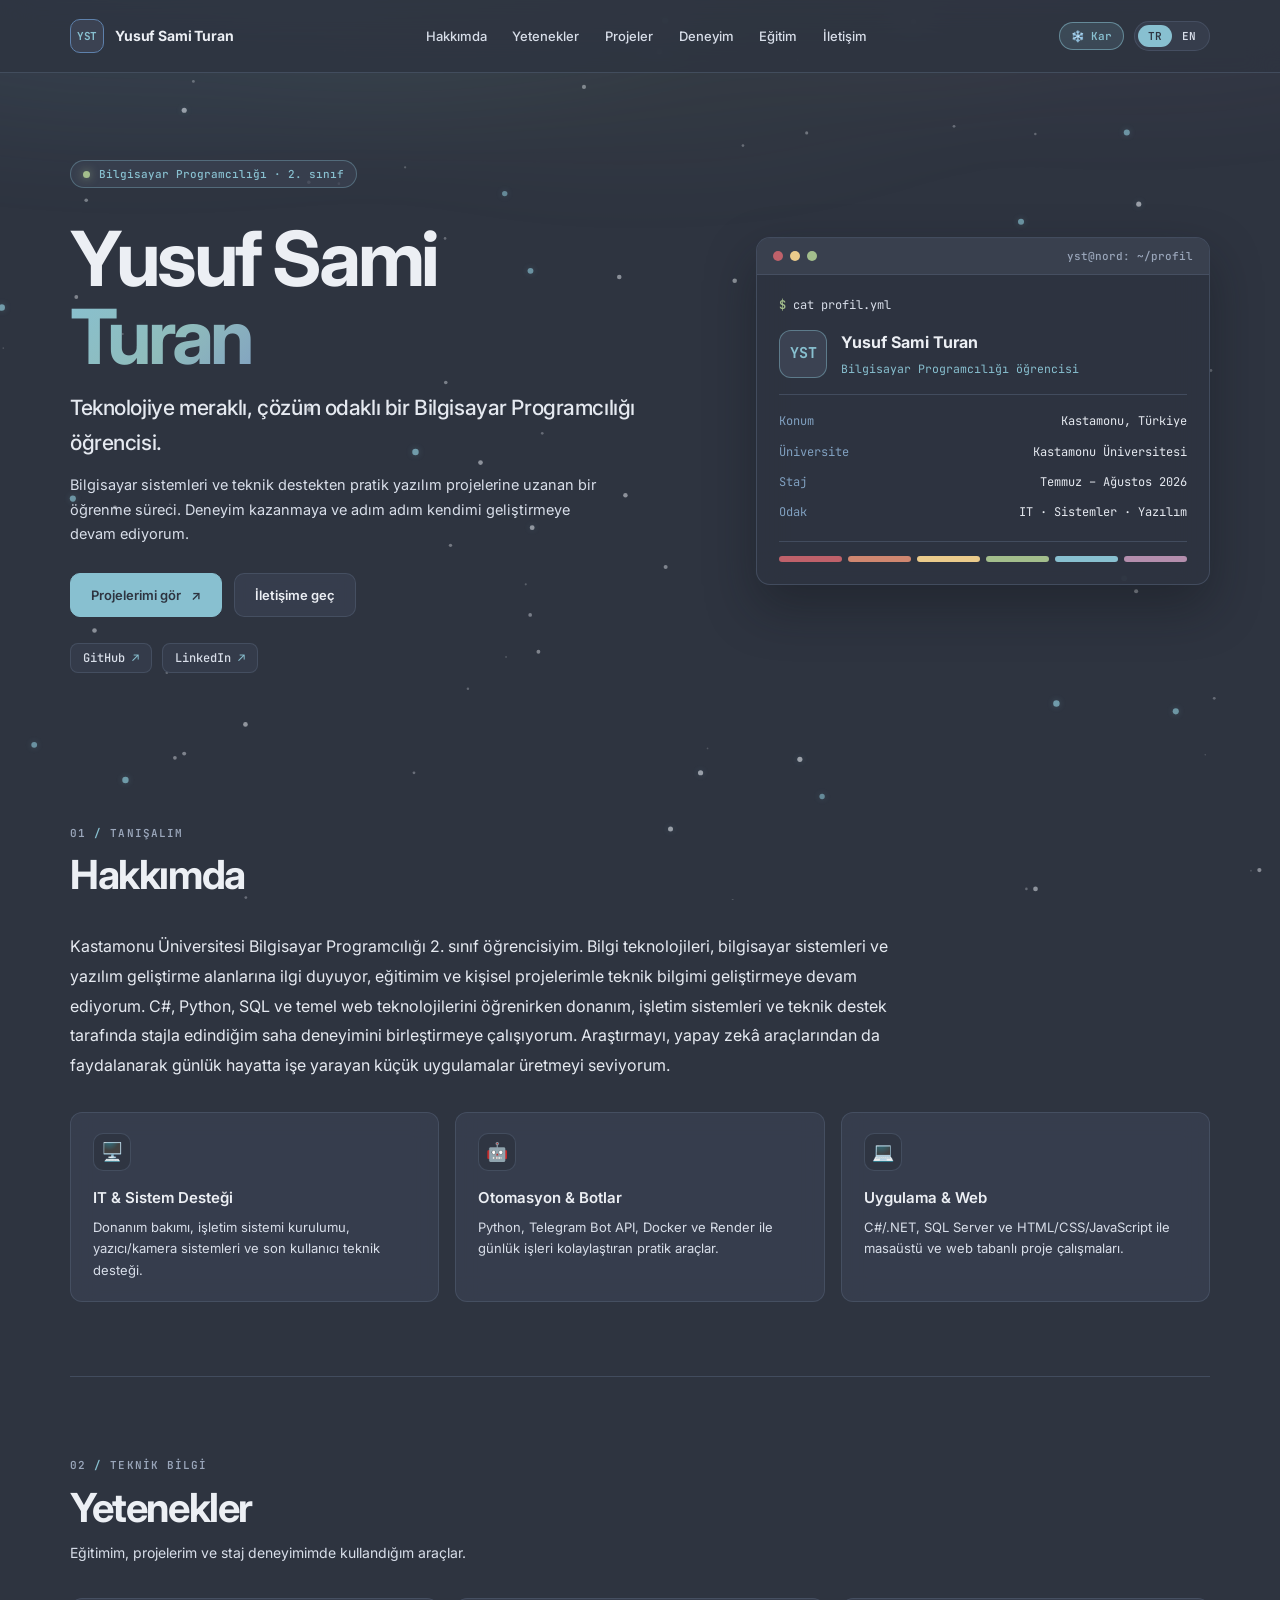
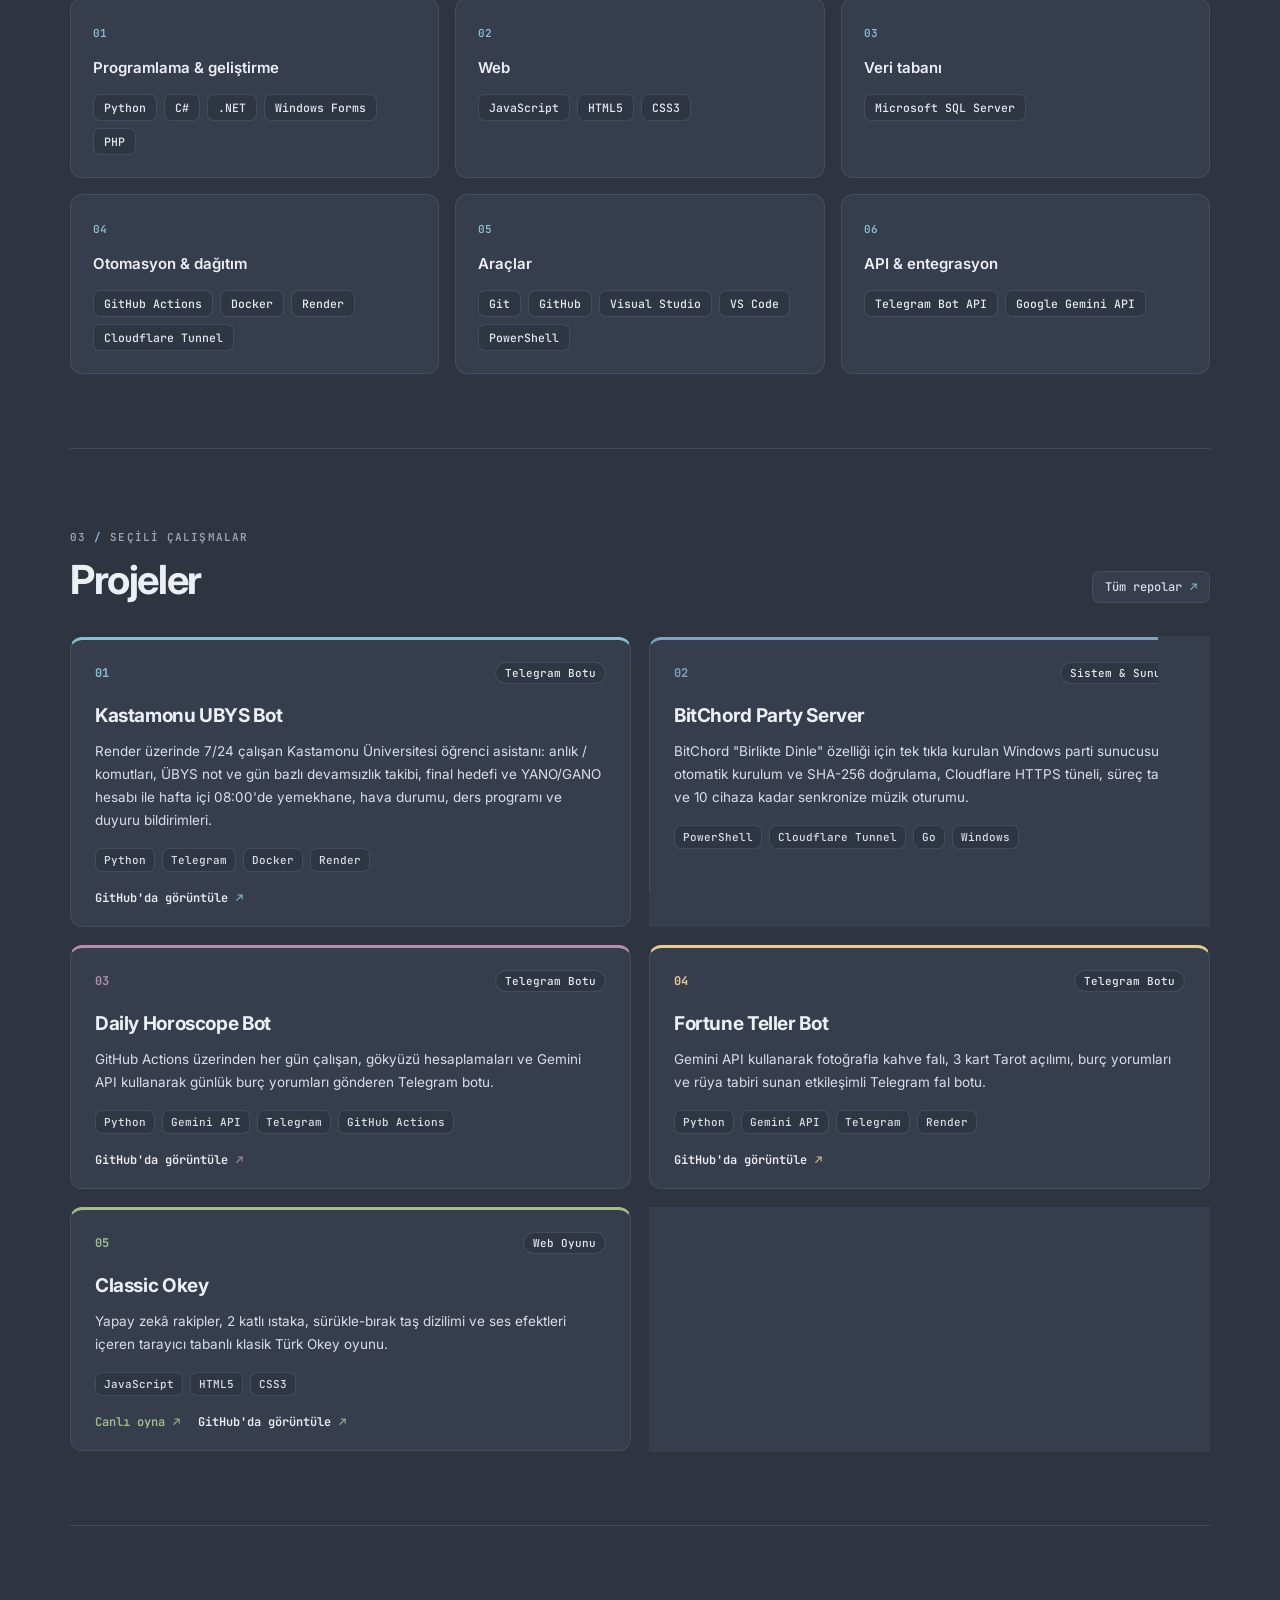
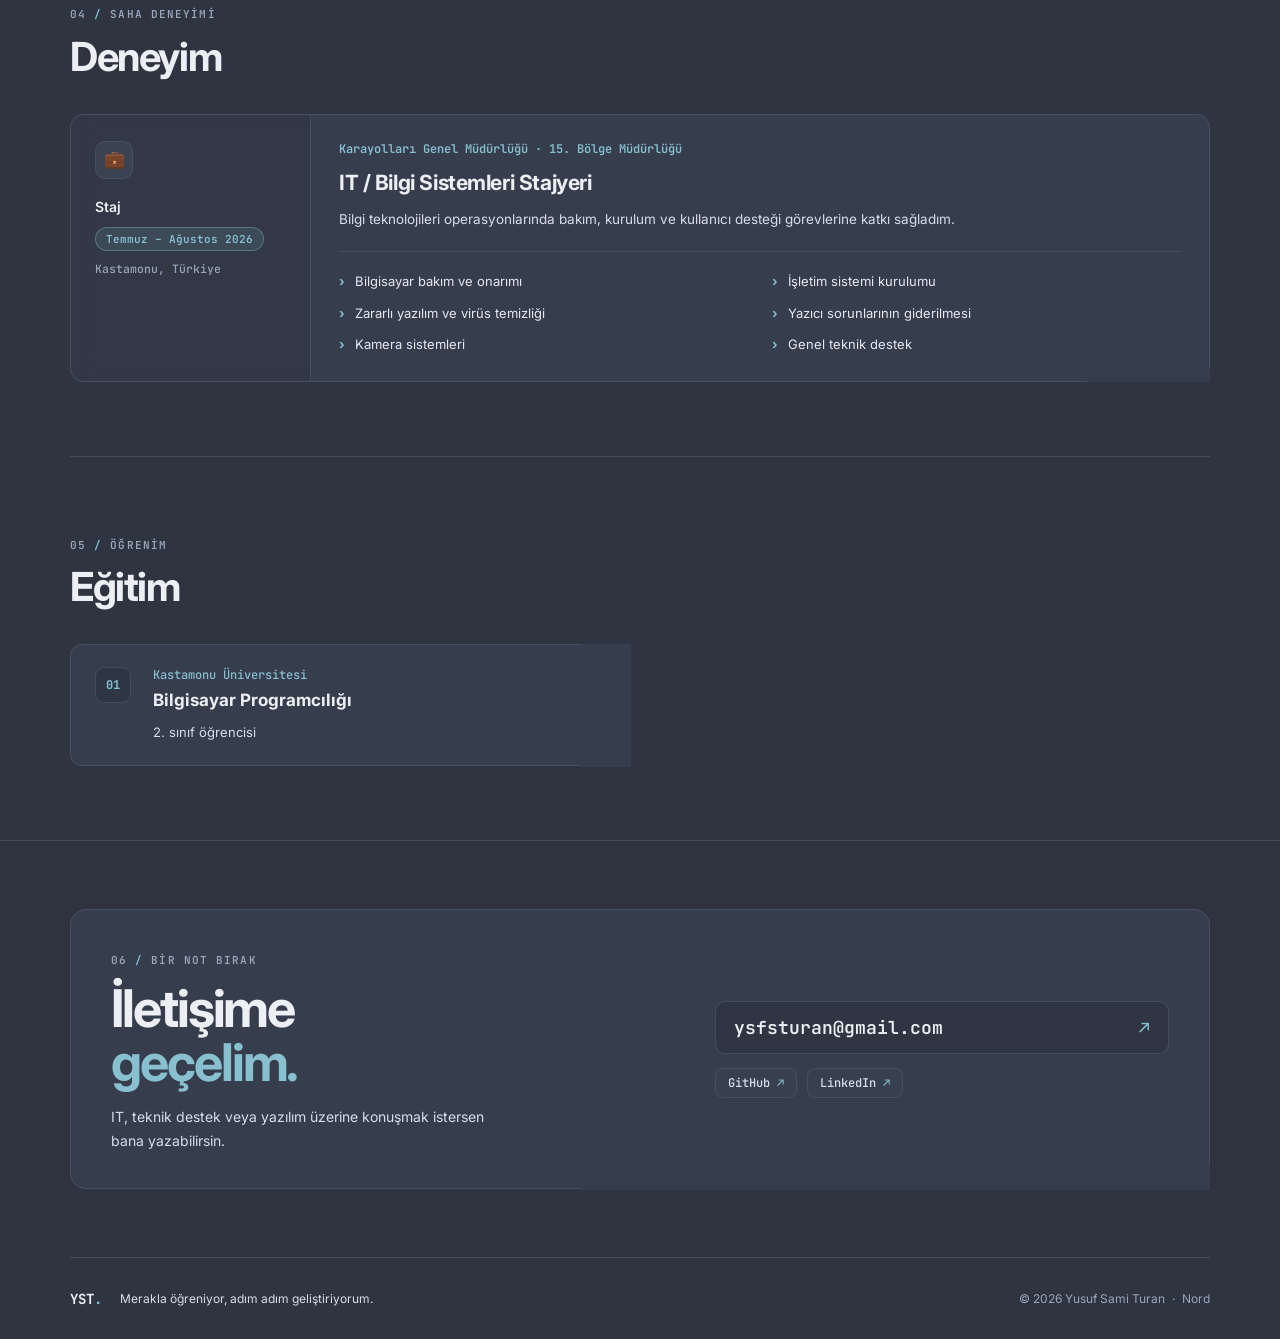
<file: index.html>
<!doctype html>
<html lang="tr">
  <head>
    <meta charset="utf-8" />
    <meta name="viewport" content="width=device-width, initial-scale=1" />
    <meta name="theme-color" content="#2E3440" />
    <meta name="description" content="Yusuf Sami Turan — Kastamonu Üniversitesi Bilgisayar Programcılığı öğrencisi. IT, teknik destek ve yazılım projeleri." />
    <meta property="og:type" content="website" />
    <meta property="og:title" content="Yusuf Sami Turan — IT & Yazılım" />
    <meta property="og:description" content="Bilgi teknolojileri, teknik destek ve yazılım geliştirme alanlarına ilgi duyan Bilgisayar Programcılığı öğrencisi." />
    <meta property="og:url" content="https://ysfsturan.github.io/" />
    <meta property="og:locale" content="tr_TR" />
    <meta property="og:locale:alternate" content="en_US" />
    <meta name="author" content="Yusuf Sami Turan" />
    <link rel="canonical" href="https://ysfsturan.github.io/" />
    <link rel="icon" href="favicon.svg" type="image/svg+xml" />
    <link rel="preconnect" href="https://fonts.googleapis.com" />
    <link rel="preconnect" href="https://fonts.gstatic.com" crossorigin />
    <link href="https://fonts.googleapis.com/css2?family=Inter:wght@400;500;600;700&family=JetBrains+Mono:wght@400;500;600;700&display=swap" rel="stylesheet" />
    <link rel="stylesheet" href="styles.css" />
    <title>Yusuf Sami Turan — IT &amp; Yazılım</title>
  </head>
  <body>
    <canvas id="snow-canvas" aria-hidden="true"></canvas>
    <div class="aurora-glow" aria-hidden="true"></div>
    <a class="skip-link" href="#main" data-i18n="skip">İçeriğe geç</a>

    <header class="site-header">
      <div class="header-inner wrap">
        <a class="brand" href="#top" aria-label="Yusuf Sami Turan — ana sayfa" data-i18n-aria="brandHome">
          <span class="brand-mark" aria-hidden="true">YST</span>
          <span class="brand-name">Yusuf Sami Turan</span>
        </a>
        <nav class="main-nav" aria-label="Ana menü" data-i18n-aria="navLabel">
          <a href="#about" data-i18n="navAbout">Hakkımda</a>
          <a href="#skills" data-i18n="navSkills">Yetenekler</a>
          <a href="#projects" data-i18n="navProjects">Projeler</a>
          <a href="#experience" data-i18n="navExperience">Deneyim</a>
          <a href="#education" data-i18n="navEducation">Eğitim</a>
          <a href="#contact" data-i18n="navContact">İletişim</a>
        </nav>
        <div class="header-controls">
          <button type="button" id="snow-toggle" class="snow-toggle is-active" aria-pressed="true" data-i18n-aria="snowToggleLabel">
            <span aria-hidden="true">❄️</span>
            <span data-i18n="snowLabel">Kar</span>
          </button>
          <div class="language-switch" role="group" aria-label="Dil seçimi" data-i18n-aria="languageLabel">
            <button type="button" class="language-button is-active" data-lang="tr" aria-pressed="true">TR</button>
            <button type="button" class="language-button" data-lang="en" aria-pressed="false">EN</button>
          </div>
        </div>
      </div>
    </header>

    <main id="main">
      <section class="hero wrap" id="top" aria-labelledby="hero-title">
        <div class="hero-copy">
          <p class="hero-badge"><span class="hero-badge-dot" aria-hidden="true"></span><span data-i18n="heroEyebrow">Bilgisayar Programcılığı · 2. sınıf</span></p>
          <h1 id="hero-title">Yusuf Sami<br /><span>Turan</span></h1>
          <p class="hero-lead" data-i18n="heroLead">Teknolojiye meraklı, çözüm odaklı bir Bilgisayar Programcılığı öğrencisi.</p>
          <p class="hero-description" data-i18n="heroDescription">Bilgisayar sistemleri ve teknik destekten pratik yazılım projelerine uzanan bir öğrenme süreci. Deneyim kazanmaya ve adım adım kendimi geliştirmeye devam ediyorum.</p>
          <div class="hero-actions">
            <a class="button button-primary" href="#projects"><span data-i18n="heroProjects">Projelerimi gör</span><span aria-hidden="true">↗</span></a>
            <a class="button button-secondary" href="#contact" data-i18n="heroContact">İletişime geç</a>
          </div>
          <div class="hero-socials" aria-label="Sosyal profiller" data-i18n-aria="socialLabel">
            <a class="social-pill" href="https://github.com/ysfsturan" target="_blank" rel="noopener noreferrer">GitHub <span aria-hidden="true">↗</span></a>
            <a class="social-pill" href="https://www.linkedin.com/in/yusufsamituran/" target="_blank" rel="noopener noreferrer">LinkedIn <span aria-hidden="true">↗</span></a>
          </div>
        </div>

        <aside class="terminal-card" aria-label="Profil özeti" data-i18n-aria="profileLabel">
          <div class="terminal-bar">
            <div class="terminal-dots" aria-hidden="true"><i></i><i></i><i></i></div>
            <span class="terminal-title">yst@nord: ~/profil</span>
          </div>
          <div class="terminal-body">
            <p class="terminal-cmd"><span>$</span> cat profil.yml</p>
            <div class="terminal-header-block">
              <div class="terminal-avatar" aria-hidden="true">YST</div>
              <div>
                <p class="terminal-name">Yusuf Sami Turan</p>
                <p class="terminal-role" data-i18n="profileRole">Bilgisayar Programcılığı öğrencisi</p>
              </div>
            </div>
            <dl class="terminal-facts">
              <div><dt data-i18n="profileLocationLabel">Konum</dt><dd data-i18n="profileLocation">Kastamonu, Türkiye</dd></div>
              <div><dt data-i18n="profileStudyLabel">Üniversite</dt><dd data-i18n="profileStudy">Kastamonu Üniversitesi</dd></div>
              <div><dt data-i18n="profileInternLabel">Staj</dt><dd data-i18n="profileIntern">Temmuz – Ağustos 2026</dd></div>
              <div><dt data-i18n="profileFocusLabel">Odak</dt><dd data-i18n="profileFocus">IT · Sistemler · Yazılım</dd></div>
            </dl>
            <div class="nord-swatches" aria-hidden="true">
              <span style="background: var(--nord11)"></span>
              <span style="background: var(--nord12)"></span>
              <span style="background: var(--nord13)"></span>
              <span style="background: var(--nord14)"></span>
              <span style="background: var(--nord8)"></span>
              <span style="background: var(--nord15)"></span>
            </div>
          </div>
        </aside>
      </section>

      <section class="section wrap" id="about" aria-labelledby="about-title">
        <div class="section-heading">
          <p class="section-kicker">01 <span>/</span> <span data-i18n="aboutKicker">Tanışalım</span></p>
          <h2 id="about-title" data-i18n="aboutTitle">Hakkımda</h2>
        </div>
        <p class="about-copy" data-i18n="aboutText">Kastamonu Üniversitesi Bilgisayar Programcılığı 2. sınıf öğrencisiyim. Bilgi teknolojileri, bilgisayar sistemleri ve yazılım geliştirme alanlarına ilgi duyuyor, eğitimim ve kişisel projelerimle teknik bilgimi geliştirmeye devam ediyorum. C#, Python, SQL ve temel web teknolojilerini öğrenirken donanım, işletim sistemleri ve teknik destek tarafında stajla edindiğim saha deneyimini birleştirmeye çalışıyorum. Araştırmayı, yapay zekâ araçlarından da faydalanarak günlük hayatta işe yarayan küçük uygulamalar üretmeyi seviyorum.</p>
        <div class="focus-grid">
          <article class="focus-card reveal">
            <span class="focus-icon" aria-hidden="true">🖥️</span>
            <h3 data-i18n="focusItTitle">IT &amp; Sistem Desteği</h3>
            <p data-i18n="focusItDesc">Donanım bakımı, işletim sistemi kurulumu, yazıcı/kamera sistemleri ve son kullanıcı teknik desteği.</p>
          </article>
          <article class="focus-card reveal">
            <span class="focus-icon" aria-hidden="true">🤖</span>
            <h3 data-i18n="focusBotTitle">Otomasyon &amp; Botlar</h3>
            <p data-i18n="focusBotDesc">Python, Telegram Bot API, Docker ve Render ile günlük işleri kolaylaştıran pratik araçlar.</p>
          </article>
          <article class="focus-card reveal">
            <span class="focus-icon" aria-hidden="true">💻</span>
            <h3 data-i18n="focusWebTitle">Uygulama &amp; Web</h3>
            <p data-i18n="focusWebDesc">C#/.NET, SQL Server ve HTML/CSS/JavaScript ile masaüstü ve web tabanlı proje çalışmaları.</p>
          </article>
        </div>
      </section>

      <section class="section section-bordered wrap" id="skills" aria-labelledby="skills-title">
        <div class="section-heading">
          <p class="section-kicker">02 <span>/</span> <span data-i18n="skillsKicker">Teknik bilgi</span></p>
          <h2 id="skills-title" data-i18n="skillsTitle">Yetenekler</h2>
          <p class="section-intro" data-i18n="skillsIntro">Eğitimim, projelerim ve staj deneyimimde kullandığım araçlar.</p>
        </div>
        <div class="skills-grid">
          <article class="skill-group reveal"><span class="skill-number">01</span><h3 data-i18n="skillProgramming">Programlama &amp; geliştirme</h3><ul class="tag-list"><li>Python</li><li>C#</li><li>.NET</li><li>Windows Forms</li><li>PHP</li></ul></article>
          <article class="skill-group reveal"><span class="skill-number">02</span><h3 data-i18n="skillWeb">Web</h3><ul class="tag-list"><li>JavaScript</li><li>HTML5</li><li>CSS3</li></ul></article>
          <article class="skill-group reveal"><span class="skill-number">03</span><h3 data-i18n="skillData">Veri tabanı</h3><ul class="tag-list"><li>Microsoft SQL Server</li></ul></article>
          <article class="skill-group reveal"><span class="skill-number">04</span><h3 data-i18n="skillCloud">Otomasyon &amp; dağıtım</h3><ul class="tag-list"><li>GitHub Actions</li><li>Docker</li><li>Render</li><li>Cloudflare Tunnel</li></ul></article>
          <article class="skill-group reveal"><span class="skill-number">05</span><h3 data-i18n="skillTools">Araçlar</h3><ul class="tag-list"><li>Git</li><li>GitHub</li><li>Visual Studio</li><li>VS Code</li><li>PowerShell</li></ul></article>
          <article class="skill-group reveal"><span class="skill-number">06</span><h3 data-i18n="skillApis">API &amp; entegrasyon</h3><ul class="tag-list"><li>Telegram Bot API</li><li>Google Gemini API</li></ul></article>
        </div>
      </section>

      <section class="section section-bordered wrap" id="projects" aria-labelledby="projects-title">
        <div class="section-heading section-heading-row">
          <div>
            <p class="section-kicker">03 <span>/</span> <span data-i18n="projectsKicker">Seçili çalışmalar</span></p>
            <h2 id="projects-title" data-i18n="projectsTitle">Projeler</h2>
          </div>
          <a class="text-link" href="https://github.com/ysfsturan?tab=repositories" target="_blank" rel="noopener noreferrer"><span data-i18n="allProjects">Tüm repolar</span><span aria-hidden="true">↗</span></a>
        </div>
        <div class="projects-grid">
          <article class="project-card accent-frost reveal">
            <div class="project-meta"><span class="project-index">01</span><span class="project-category" data-i18n="catBot">Telegram Botu</span></div>
            <h3>Kastamonu UBYS Bot</h3>
            <p data-i18n="projectUbys">Render üzerinde 7/24 çalışan Kastamonu Üniversitesi öğrenci asistanı: anlık / komutları, ÜBYS not ve gün bazlı devamsızlık takibi, final hedefi ve YANO/GANO hesabı ile hafta içi 08:00'de yemekhane, hava durumu, ders programı ve duyuru bildirimleri.</p>
            <ul class="project-tags" aria-label="Teknolojiler" data-i18n-aria="techLabel"><li>Python</li><li>Telegram</li><li>Docker</li><li>Render</li></ul>
            <a class="project-link" href="https://github.com/ysfsturan/Kastamonu_UBYS_Bot" target="_blank" rel="noopener noreferrer"><span data-i18n="viewProject">GitHub'da görüntüle</span><span aria-hidden="true">↗</span><span class="visually-hidden"> — Kastamonu UBYS Bot</span></a>
          </article>
          <article class="project-card accent-blue reveal">
            <div class="project-meta"><span class="project-index">02</span><span class="project-category" data-i18n="catSystem">Sistem &amp; Sunucu</span></div>
            <h3>BitChord Party Server</h3>
            <p data-i18n="projectBitchord">BitChord "Birlikte Dinle" özelliği için tek tıkla kurulan Windows parti sunucusu: otomatik kurulum ve SHA-256 doğrulama, Cloudflare HTTPS tüneli, süreç takibi ve 10 cihaza kadar senkronize müzik oturumu.</p>
            <ul class="project-tags" aria-label="Teknolojiler" data-i18n-aria="techLabel"><li>PowerShell</li><li>Cloudflare Tunnel</li><li>Go</li><li>Windows</li></ul>
            <a class="project-link" href="https://github.com/ysfsturan/BitChord_Party_Server" target="_blank" rel="noopener noreferrer"><span data-i18n="viewProject">GitHub'da görüntüle</span><span aria-hidden="true">↗</span><span class="visually-hidden"> — BitChord Party Server</span></a>
          </article>
          <article class="project-card accent-purple reveal">
            <div class="project-meta"><span class="project-index">03</span><span class="project-category" data-i18n="catBot">Telegram Botu</span></div>
            <h3>Daily Horoscope Bot</h3>
            <p data-i18n="projectHoroscope">GitHub Actions üzerinden her gün çalışan, gökyüzü hesaplamaları ve Gemini API kullanarak günlük burç yorumları gönderen Telegram botu.</p>
            <ul class="project-tags" aria-label="Teknolojiler" data-i18n-aria="techLabel"><li>Python</li><li>Gemini API</li><li>Telegram</li><li>GitHub Actions</li></ul>
            <a class="project-link" href="https://github.com/ysfsturan/Daily_Horoscope_Bot" target="_blank" rel="noopener noreferrer"><span data-i18n="viewProject">GitHub'da görüntüle</span><span aria-hidden="true">↗</span><span class="visually-hidden"> — Daily Horoscope Bot</span></a>
          </article>
          <article class="project-card accent-yellow reveal">
            <div class="project-meta"><span class="project-index">04</span><span class="project-category" data-i18n="catBot">Telegram Botu</span></div>
            <h3>Fortune Teller Bot</h3>
            <p data-i18n="projectFortune">Gemini API kullanarak fotoğrafla kahve falı, 3 kart Tarot açılımı, burç yorumları ve rüya tabiri sunan etkileşimli Telegram fal botu.</p>
            <ul class="project-tags" aria-label="Teknolojiler" data-i18n-aria="techLabel"><li>Python</li><li>Gemini API</li><li>Telegram</li><li>Render</li></ul>
            <a class="project-link" href="https://github.com/ysfsturan/Fortune_Teller_Bot" target="_blank" rel="noopener noreferrer"><span data-i18n="viewProject">GitHub'da görüntüle</span><span aria-hidden="true">↗</span><span class="visually-hidden"> — Fortune Teller Bot</span></a>
          </article>
          <article class="project-card accent-green reveal">
            <div class="project-meta"><span class="project-index">05</span><span class="project-category" data-i18n="catGame">Web Oyunu</span></div>
            <h3>Classic Okey</h3>
            <p data-i18n="projectOkey">Yapay zekâ rakipler, 2 katlı ıstaka, sürükle-bırak taş dizilimi ve ses efektleri içeren tarayıcı tabanlı klasik Türk Okey oyunu.</p>
            <ul class="project-tags" aria-label="Teknolojiler" data-i18n-aria="techLabel"><li>JavaScript</li><li>HTML5</li><li>CSS3</li></ul>
            <div class="project-links">
              <a class="project-link project-link-live" href="https://ysfsturan.github.io/Classic_Okey/" target="_blank" rel="noopener noreferrer"><span data-i18n="playLive">Canlı oyna</span><span aria-hidden="true">↗</span><span class="visually-hidden"> — Classic Okey</span></a>
              <a class="project-link" href="https://github.com/ysfsturan/Classic_Okey" target="_blank" rel="noopener noreferrer"><span data-i18n="viewProject">GitHub'da görüntüle</span><span aria-hidden="true">↗</span><span class="visually-hidden"> — Classic Okey</span></a>
            </div>
          </article>
          <article class="project-card accent-orange reveal">
            <div class="project-meta"><span class="project-index">06</span><span class="project-category" data-i18n="catGame">Web Oyunu</span></div>
            <h3>Classic Backgammon</h3>
            <p data-i18n="projectBackgammon">Bilgisayara karşı ve aynı cihazda 2 kişilik oynanabilen, tarayıcı tabanlı klasik Tavla oyunu.</p>
            <ul class="project-tags" aria-label="Teknolojiler" data-i18n-aria="techLabel"><li>JavaScript</li><li>HTML5</li><li>CSS3</li></ul>
            <div class="project-links">
              <a class="project-link project-link-live" href="https://ysfsturan.github.io/Classic_Backgammon/" target="_blank" rel="noopener noreferrer"><span data-i18n="playLive">Canlı oyna</span><span aria-hidden="true">↗</span><span class="visually-hidden"> — Classic Backgammon</span></a>
              <a class="project-link" href="https://github.com/ysfsturan/Classic_Backgammon" target="_blank" rel="noopener noreferrer"><span data-i18n="viewProject">GitHub'da görüntüle</span><span aria-hidden="true">↗</span><span class="visually-hidden"> — Classic Backgammon</span></a>
            </div>
          </article>
        </div>
      </section>

      <section class="section section-bordered wrap" id="experience" aria-labelledby="experience-title">
        <div class="section-heading">
          <p class="section-kicker">04 <span>/</span> <span data-i18n="experienceKicker">Saha deneyimi</span></p>
          <h2 id="experience-title" data-i18n="experienceTitle">Deneyim</h2>
        </div>
        <article class="experience-card reveal">
          <div class="experience-side">
            <span class="experience-symbol" aria-hidden="true">💼</span>
            <p data-i18n="experienceType">Staj</p>
            <span class="experience-period" data-i18n="experienceDate">Temmuz – Ağustos 2026</span>
            <span class="experience-location" data-i18n="experienceLocation">Kastamonu, Türkiye</span>
          </div>
          <div class="experience-main">
            <p class="experience-org" data-i18n="experienceOrg">Karayolları Genel Müdürlüğü · 15. Bölge Müdürlüğü</p>
            <h3 data-i18n="experienceRole">IT / Bilgi Sistemleri Stajyeri</h3>
            <p class="experience-description" data-i18n="experienceDescription">Bilgi teknolojileri operasyonlarında bakım, kurulum ve kullanıcı desteği görevlerine katkı sağladım.</p>
            <ul class="experience-tasks">
              <li data-i18n="taskMaintenance">Bilgisayar bakım ve onarımı</li>
              <li data-i18n="taskOs">İşletim sistemi kurulumu</li>
              <li data-i18n="taskMalware">Zararlı yazılım ve virüs temizliği</li>
              <li data-i18n="taskPrinter">Yazıcı sorunlarının giderilmesi</li>
              <li data-i18n="taskCamera">Kamera sistemleri</li>
              <li data-i18n="taskSupport">Genel teknik destek</li>
            </ul>
          </div>
        </article>
      </section>

      <section class="section section-bordered wrap" id="education" aria-labelledby="education-title">
        <div class="section-heading">
          <p class="section-kicker">05 <span>/</span> <span data-i18n="educationKicker">Öğrenim</span></p>
          <h2 id="education-title" data-i18n="educationTitle">Eğitim</h2>
        </div>
        <div class="education-grid">
          <article class="education-card reveal">
            <span class="education-icon" aria-hidden="true">01</span>
            <div>
              <p class="education-institution" data-i18n="university">Kastamonu Üniversitesi</p>
              <h3 data-i18n="program">Bilgisayar Programcılığı</h3>
              <p class="education-detail" data-i18n="yearTwo">2. sınıf öğrencisi</p>
            </div>
            <span class="education-arrow" aria-hidden="true">↗</span>
          </article>
        </div>
      </section>

      <section class="contact-section" id="contact" aria-labelledby="contact-title">
        <div class="wrap">
          <div class="contact-card reveal">
            <div>
              <p class="section-kicker">06 <span>/</span> <span data-i18n="contactKicker">Bir not bırak</span></p>
              <h2 id="contact-title" data-i18n="contactTitle">İletişime<br /><span>geçelim.</span></h2>
              <p class="contact-copy" data-i18n="contactCopy">IT, teknik destek veya yazılım üzerine konuşmak istersen bana yazabilirsin.</p>
            </div>
            <div class="contact-details">
              <a class="email-link" href="mailto:ysfsturan@gmail.com"><span>ysfsturan@gmail.com</span><span aria-hidden="true">↗</span></a>
              <div class="contact-socials">
                <a class="social-pill" href="https://github.com/ysfsturan" target="_blank" rel="noopener noreferrer">GitHub <span aria-hidden="true">↗</span></a>
                <a class="social-pill" href="https://www.linkedin.com/in/yusufsamituran/" target="_blank" rel="noopener noreferrer">LinkedIn <span aria-hidden="true">↗</span></a>
              </div>
            </div>
          </div>
        </div>
      </section>
    </main>

    <footer class="site-footer wrap">
      <a class="footer-brand" href="#top">YST<span>.</span></a>
      <p data-i18n="footerLine">Merakla öğreniyor, adım adım geliştiriyorum.</p>
      <p class="footer-copy">© <span id="year"></span> Yusuf Sami Turan <span class="footer-dot">·</span> Nord</p>
    </footer>
    <script src="script.js" defer></script>
  </body>
</html>
</file>
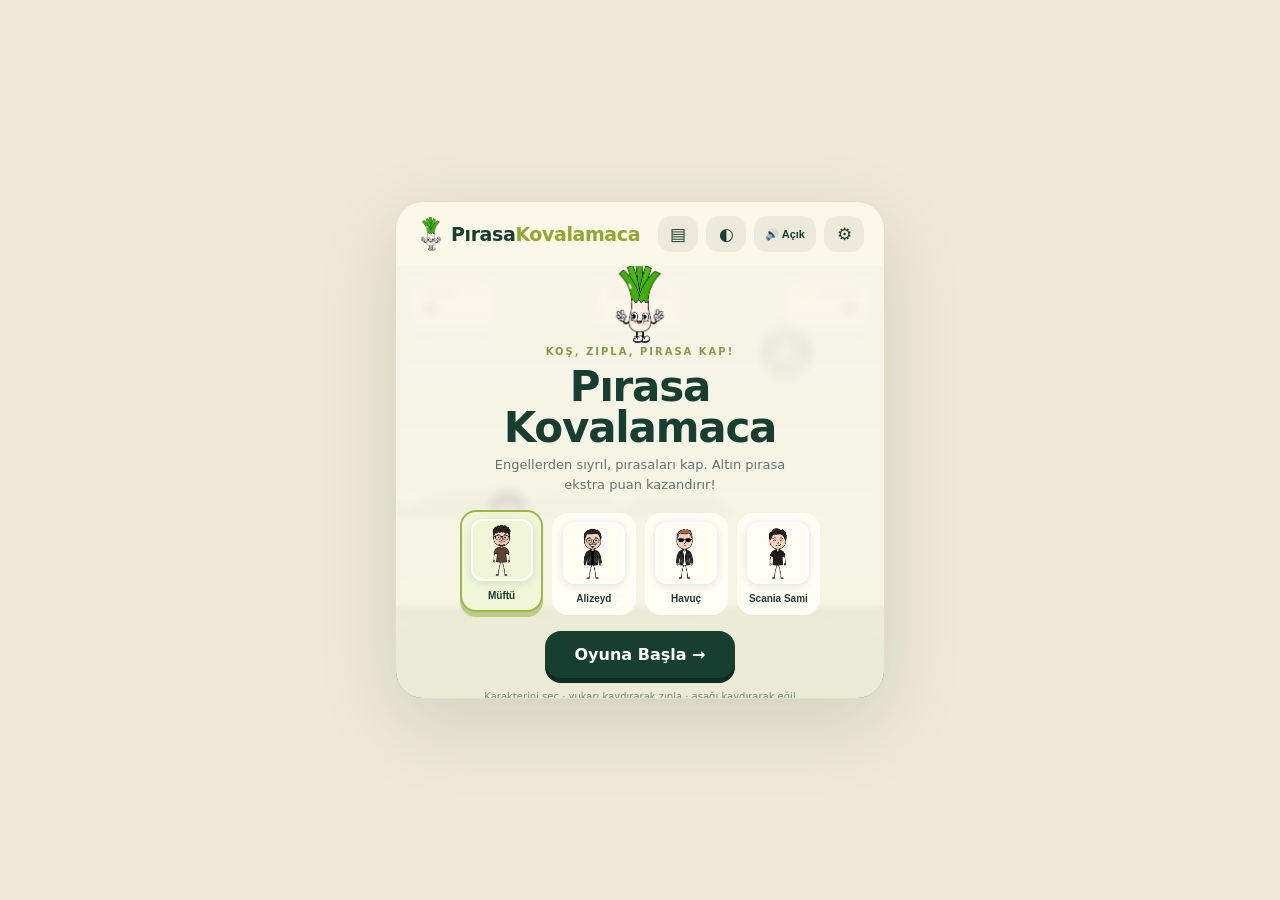
<file: pirasa-kovalamaca/index.html>
<!doctype html>
<html lang="tr">
<head>
<meta charset="utf-8"><meta name="viewport" content="width=device-width,initial-scale=1,maximum-scale=1,user-scalable=no,viewport-fit=cover"><meta name="theme-color" content="#173e31"><meta name="color-scheme" content="dark light"><meta name="apple-mobile-web-app-capable" content="yes"><meta name="apple-mobile-web-app-status-bar-style" content="black-translucent"><meta name="apple-mobile-web-app-title" content="Pırasa Kovalamaca"><link rel="manifest" href="./manifest.webmanifest"><link rel="apple-touch-icon" href="./assets/app-icon.png">
<title>Pırasa Kovalamaca</title>
<style>

:root{--ink:#173e31;--cream:#fbf7e9;--lime:#d9ef7a;--orange:#ff9363;--muted:#799082}*{box-sizing:border-box}body{margin:0;min-height:100svh;background:#eee9d9;color:var(--ink);font-family:system-ui,-apple-system,"Segoe UI",sans-serif;display:grid;place-items:center;padding:14px;overscroll-behavior:none}.shell{width:min(100%,470px);background:var(--cream);border:1px solid #e4ddc9;border-radius:28px;overflow:hidden;box-shadow:0 24px 80px #26392c24;position:relative}.top{height:64px;padding:0 20px;display:flex;align-items:center;justify-content:space-between}.top-actions{display:flex;gap:8px}.brand{font:700 19px system-ui,sans-serif;letter-spacing:-.4px;display:flex;align-items:center}.brand-logo{width:30px;height:38px;object-fit:contain;margin-right:5px}.hero-logo{width:clamp(62px,17vw,82px);height:clamp(62px,17vw,82px);object-fit:contain;margin:0 auto 2px}.brand span{color:#91a832}.sound{border:0;background:#eeeadb;color:var(--ink);height:36px;width:40px;border-radius:13px;font-size:17px;cursor:pointer}.sound#sound{width:auto;min-width:62px;padding:0 8px;font-size:11px;font-weight:800;white-space:nowrap}.settings{position:absolute;z-index:5;right:14px;top:58px;background:#fffdf1;border:1px solid #e4ddc9;border-radius:16px;padding:12px 14px;box-shadow:0 8px 24px #17251e33;display:grid;gap:9px;width:205px;font-size:12px;font-weight:700}.settings.hidden{display:none}.settings label{display:flex;align-items:center;justify-content:space-between;gap:10px}.settings input{width:95px;accent-color:#8da83e}:root[data-theme=dark] .settings{background:#23352b;color:#eef3df;border-color:#425248}.stage{position:relative;background:#cce4c2;aspect-ratio:1.17;overflow:hidden}.stage canvas{width:100%;height:100%;display:block;touch-action:none}.stage{touch-action:none}.overlay{position:absolute;inset:0;display:flex;flex-direction:column;align-items:center;justify-content:center;padding:24px;text-align:center;background:linear-gradient(180deg,#f9f5e9ed,#f9f5e9d9);backdrop-filter:blur(4px)}.overlay.hidden{display:none}.eyebrow{font-size:10px;text-transform:uppercase;letter-spacing:2px;font-weight:800;color:#87994f}.title{font:700 clamp(30px,9vw,42px)/.98 system-ui,sans-serif;margin:9px 0 7px;letter-spacing:-1.2px}.subtitle{font-size:13px;line-height:1.5;color:#627469;max-width:300px;margin:0 0 16px}.roster{display:grid;grid-template-columns:repeat(4,1fr);gap:9px;width:min(100%,360px);margin:3px auto 16px}.pick{border:2px solid transparent;background:#fffdf4;border-radius:16px;padding:7px 5px 8px;cursor:pointer;color:var(--ink);transition:.18s}.pick.selected{border-color:#9bb748;background:#f1f6d9;transform:translateY(-3px);box-shadow:0 5px 0 #becb84}.pick img{display:block;width:clamp(48px,14vw,62px);height:clamp(48px,14vw,62px);border-radius:12px;object-fit:contain;background:transparent;margin:0 auto 6px;border:2px solid #fff;box-shadow:0 2px 8px #193a2a22}.pick small{font-size:10px;font-weight:800}.mainbtn{border:0;background:var(--ink);color:white;font:700 16px system-ui,sans-serif;border-radius:16px;padding:14px 30px;min-width:190px;cursor:pointer;box-shadow:0 5px 0 #0d2c23;transition:transform .12s}.mainbtn:active{transform:translateY(3px);box-shadow:0 2px 0 #0d2c23}.help{font-size:10px;color:#78877d;margin-top:13px}.hud{position:absolute;left:15px;right:15px;top:13px;display:flex;justify-content:space-between;pointer-events:none}.pill{background:#fffdf1e8;border:1px solid #fff;border-radius:13px;padding:8px 12px;min-width:84px;box-shadow:0 3px 10px #25432a12}.pill span{font-size:9px;text-transform:uppercase;letter-spacing:1px;color:#849386;font-weight:800;display:block}.pill b{font:700 18px system-ui}.centerpill{text-align:center}.controls{padding:14px 17px 12px;display:flex;align-items:center;justify-content:space-between;gap:14px;background:#fbf7e9}.control-group{display:flex;gap:10px}.ctrl{width:66px;height:57px;border:0;border-radius:18px;background:#e9efd9;color:var(--ink);font-size:22px;box-shadow:0 4px 0 #ced9b4;touch-action:none;cursor:pointer}.ctrl.jump{background:var(--lime);box-shadow:0 4px 0 #b3ce4f}.ctrl.slide{background:#f3e5d3;box-shadow:0 4px 0 #ddc7aa}.ctrl:active,.ctrl.down{transform:translateY(3px);box-shadow:0 1px 0 #b5c392}.legend{font-size:10px;line-height:1.5;color:#687b6d;text-align:right}.footer{display:flex;justify-content:space-between;align-items:center;padding:0px 19px 15px;color:#91a094;font-size:10px}#stats{position:fixed;z-index:20;inset:0;background:#f9f5e9f5}:root[data-theme=dark] #stats{background:#14231bf5}.stats-tabs{display:grid;grid-template-columns:repeat(4,1fr);gap:6px;width:100%;max-width:360px;margin:4px 0 12px}.stats-tab{border:1px solid #dfe5cc;border-radius:12px;background:#fffdf4;color:var(--ink);padding:8px 3px;font:700 10px system-ui;cursor:pointer}.stats-tab.active{background:#eaf2ce;border-color:#9bb748}.stats-grid{display:grid;grid-template-columns:repeat(2,1fr);gap:7px;width:min(100%,320px);margin-bottom:10px}.stat-card{background:#fffdf4;border:1px solid #e5e7d7;border-radius:14px;padding:10px 7px}.stat-card span{display:block;font-size:9px;color:#748376}.stat-card b{font-size:17px}.stats-tabs .stats-tab img{display:block;width:28px;height:28px;object-fit:contain;margin:0 auto 3px}.stats-tabs .stats-tab.active{box-shadow:0 2px 0 #becb84}:root[data-theme=dark] .stats-tab,:root[data-theme=dark] .stat-card{background:#25362d;color:#eef3df;border-color:#425248}:root[data-theme=dark] .stats-tab.active{background:#34452b;border-color:#bdd765}.toast{position:absolute;left:50%;top:47%;transform:translate(-50%,-50%) scale(.7);opacity:0;background:#fffce9;border:2px solid #e4efac;border-radius:18px;padding:10px 16px;font:700 17px system-ui;white-space:nowrap;pointer-events:none;transition:.2s}.toast.show{opacity:1;transform:translate(-50%,-50%) scale(1)}@media(max-width:380px){.brand span{display:none}.top{padding:0 12px}.top-actions{gap:5px}.sound{width:34px;height:34px}.sound#sound{min-width:56px;padding:0 5px;font-size:10px}body{padding:8px}.shell{border-radius:23px}.controls{padding:12px 13px 10px}.ctrl{width:58px;height:53px}.legend{font-size:9px}.overlay{padding:16px}.roster{gap:6px}.title{font-size:34px}}@media(min-height:850px){.shell{width:min(100%,490px)}.stage{aspect-ratio:1.13}}
:root{color-scheme:light}:root[data-theme=dark]{color-scheme:dark;--ink:#eef3df;--cream:#17251e;--lime:#c8e268;--orange:#ff9c6f;--muted:#a7b6a8}:root[data-theme=dark] body{background:#0e1712;color:var(--ink)}:root[data-theme=dark] .shell{border-color:#33443a;box-shadow:0 24px 80px #0008}:root[data-theme=dark] .brand span{color:#c1d979}:root[data-theme=dark] .sound{background:#2a3a31;color:var(--ink)}:root[data-theme=dark] .stage{background:#1b3025}:root[data-theme=dark] .overlay{background:linear-gradient(180deg,#14231bed,#14231bd9)}:root[data-theme=dark] .eyebrow{color:#c1d979}:root[data-theme=dark] .subtitle{color:#bdc8bb}:root[data-theme=dark] .pick{background:#25362d;color:#eef3df}:root[data-theme=dark] .pick.selected{border-color:#bdd765;background:#34452b;box-shadow:0 5px 0 #465831}:root[data-theme=dark] .pick img{background:transparent}:root[data-theme=dark] .pill{background:#17251eef;border-color:#425248}:root[data-theme=dark] .pill span{color:#aebaae}:root[data-theme=dark] .controls{background:#17251e}:root[data-theme=dark] .ctrl{background:#304137;color:#eef3df;box-shadow:0 4px 0 #24332a}:root[data-theme=dark] .mainbtn{background:#c8e268;color:#20321f;box-shadow:0 5px 0 #91a746}:root[data-theme=dark] .overlay #menu{color:#b9c8ba!important}:root[data-theme=dark] .ctrl.jump{background:#c8e268;color:#20321f;box-shadow:0 4px 0 #91a746}:root[data-theme=dark] .ctrl.slide{background:#4a3b30;color:#fff0dc;box-shadow:0 4px 0 #352b23}:root[data-theme=dark] .legend,:root[data-theme=dark] .footer,:root[data-theme=dark] .help{color:#a8b6a8}:root[data-theme=dark] .toast{background:#23352b;border-color:#5d7241;color:#eef3df}
@media(max-width:600px){html,body{width:100%;height:100%;min-height:100%;margin:0}body{display:block;padding:0;overflow:hidden}.shell{width:100%;height:100dvh;min-height:100svh;border:0;border-radius:0;box-shadow:none;display:flex;flex-direction:column;padding-top:env(safe-area-inset-top);padding-bottom:env(safe-area-inset-bottom)}.top{height:58px;min-height:58px;flex:0 0 58px;padding-left:max(12px,env(safe-area-inset-left));padding-right:max(12px,env(safe-area-inset-right))}.stage{flex:1 1 auto;min-height:0;width:100%;aspect-ratio:auto}.overlay{padding:14px;overflow-y:auto}.title{font-size:clamp(30px,8vw,40px)}.roster{gap:6px;margin:2px auto 12px}.pick{padding:6px 3px}.pick img{width:clamp(44px,13vw,58px);height:clamp(44px,13vw,58px)}.subtitle{margin-bottom:12px}.settings{right:max(12px,env(safe-area-inset-right));top:calc(58px + env(safe-area-inset-top))}}
@media(max-width:600px) and (max-height:520px){.top{height:48px;min-height:48px;flex-basis:48px}.hero-logo{display:none}.stage .overlay{padding:6px}.stage .title{font-size:28px;margin:4px 0}.stage .subtitle{font-size:11px;margin-bottom:6px}.roster{margin:0 auto 6px}.pick img{width:38px;height:38px}}
</style></head>
<body><main class="shell"><header class="top"><div class="brand"><img class="brand-logo" src="assets/leek-mascot.png" alt=""> Pırasa <span>Kovalamaca</span></div><div class="top-actions"><button class="sound" id="statsButton" title="İstatistikler" aria-label="Karakter istatistikleri">▤</button><button class="sound" id="theme" title="Tema: Otomatik" aria-label="Tema: Otomatik">◐</button><button class="sound" id="sound" aria-label="Sesi kapat" title="Sesi kapat">🔊 Açık</button><button class="sound" id="settingsButton" aria-label="Ses seviyesi ayarları">⚙</button></div></header><div class="settings hidden" id="settingsPanel"><label>🎵 Müzik <input id="musicVolume" type="range" min="0" max="100"></label><label>🔊 Efekt <input id="sfxVolume" type="range" min="0" max="100"></label></div>
<section class="stage" id="stage"><canvas id="game" aria-label="Pırasa Kovalamaca oyun alanı"></canvas><div class="hud"><div class="pill"><span>Skor</span><b id="score">0</b></div><div class="pill centerpill"><span>🥬 Pırasa</span><b id="leeks">0</b></div><div class="pill" style="text-align:right"><span>✨ Altın</span><b id="gold">0</b></div></div><div class="toast" id="toast">Hoppa! 🥬</div>
<div class="overlay" id="start"><img class="hero-logo" src="assets/leek-mascot.png" alt=""><div class="eyebrow">Koş, zıpla, pırasa kap!</div><h1 class="title">Pırasa<br>Kovalamaca</h1><p class="subtitle">Engellerden sıyrıl, pırasaları kap. Altın pırasa ekstra puan kazandırır!</p><div class="roster" id="roster"></div><button class="mainbtn" id="play">Oyuna Başla <span>→</span></button><div class="help">Karakterini seç · yukarı kaydırarak zıpla · aşağı kaydırarak eğil</div></div>
<div class="overlay hidden" id="over"><h2 class="title">Pırasayı yaladın! 🥬</h2><p class="subtitle">Tekrar başlamak ister misin?</p><p class="help" id="result">Güzel bir pırasa mesaisi oldu.</p><button class="mainbtn" id="again">Evet, Tekrar Başla ↻</button><button id="menu" style="margin-top:12px;border:0;background:none;color:#78877d;font-weight:700;cursor:pointer">Hayır, karakter seç</button></div><div class="overlay hidden" id="stats"><div class="eyebrow">Karakter kayıtları</div><h2 class="title">İstatistikler</h2><div class="stats-tabs" id="statsTabs"></div><div class="stats-grid" id="statsData"></div><button class="mainbtn" id="closeStats">Geri</button></div></section><audio id="backgroundMusic" src="assets/background-music.mp3" preload="auto" loop></audio><audio id="gameOverSound" src="assets/game-over.mp3" preload="auto"></audio></main>
<script>
(()=>{'use strict';
const chars=[{name:'Müftü',file:'muftu.png'},{name:'Alizeyd',file:'alizeyd.png'},{name:'Havuç',file:'havuc.png'},{name:'Scania Sami',file:'scania-sami.png'}];const leekMessages=['Yala pırasayı olum. 🥬','Müftü sus aq. 🥬','Afferim lan Yusufi. 🥬','Bomba zademmm. 🥬'];let spawnIndex=0,leekChain=0,lastWasHazard=false,lastHazard='';function nextSpawnType(){let type;if(lastWasHazard){type='leek';lastWasHazard=false;leekChain=1}else{const forceHazard=leekChain>=2||Math.random()>.64;if(forceHazard){const pool=['crate','thorn','poop'].filter(x=>x!==lastHazard);type=pool[Math.floor(Math.random()*pool.length)];lastHazard=type;lastWasHazard=true;leekChain=0}else{type='leek';leekChain++}}return type}let messageIndex=0;const obstacleImgs={thorn:new Image(),crate:new Image(),poop:new Image()};obstacleImgs.thorn.src='assets/car-obstacle.png';obstacleImgs.crate.src='assets/carrot-can-obstacle.png';obstacleImgs.poop.src='assets/flying-poop.png';const badgeImg=new Image();badgeImg.src='assets/bozkurt-emblem.png';const imgs=chars.map(c=>{const i=new Image();i.src='assets/'+c.file;return i});let selected=0,state='menu',score=0,leeks=0,gold=0,best=+(localStorage.pkBest||0),speed=280,spawn=0,last=0,elapsed=0,worldDistance=0,scoreClock=0,toastTimer=0,muted=false,audioCtx=null,sfxVolume=+(localStorage.pkSfxVol||.75),musicVolume=+(localStorage.pkMusicVol||.22);let objects=[],particles=[];const cvs=document.querySelector('#game'),ctx=cvs.getContext('2d'),stage=document.querySelector('#stage'),overlayStart=document.querySelector('#start'),overlayOver=document.querySelector('#over'),gameOverSound=document.querySelector('#gameOverSound'),backgroundMusic=document.querySelector('#backgroundMusic');backgroundMusic.volume=musicVolume;gameOverSound.volume=sfxVolume;function pauseAudioForBackground(){backgroundMusic.pause();gameOverSound.pause();if(audioCtx&&audioCtx.state==='running')audioCtx.suspend().catch(()=>{})}function resumeAudioForForeground(){if(document.visibilityState==='hidden'||muted||state!=='playing')return;if(audioCtx&&audioCtx.state==='suspended')audioCtx.resume().catch(()=>{});backgroundMusic.play().catch(()=>{})}document.addEventListener('visibilitychange',()=>{if(document.visibilityState==='hidden')pauseAudioForBackground();else resumeAudioForForeground()});window.addEventListener('pagehide',pauseAudioForBackground);window.addEventListener('app-background',pauseAudioForBackground);window.addEventListener('app-foreground',resumeAudioForForeground);document.querySelector('#musicVolume').value=Math.round(musicVolume*100);document.querySelector('#sfxVolume').value=Math.round(sfxVolume*100);
const charStats=(()=>{let saved={};try{saved=JSON.parse(localStorage.pkCharStats||'{}')||{}}catch{}return Object.fromEntries(chars.map((c,i)=>[i,{runs:+(saved[i]?.runs||0),best:+(saved[i]?.best||0),score:+(saved[i]?.score||0),leeks:+(saved[i]?.leeks||0),gold:+(saved[i]?.gold||0)}]))})();function renderStats(active=selected){const tabs=document.querySelector('#statsTabs');tabs.textContent='';chars.forEach((c,i)=>{const b=document.createElement('button');b.className='stats-tab'+(i===active?' active':'');const im=document.createElement('img');im.src='assets/'+c.file;im.alt='';const name=document.createElement('span');name.textContent=c.name;b.append(im,name);b.onclick=()=>renderStats(i);tabs.append(b)});const st=charStats[active],data=document.querySelector('#statsData');data.innerHTML='';[['Koşu',st.runs],['En iyi skor',st.best],['Toplam skor',st.score],['Pırasa',st.leeks],['Altın pırasa',st.gold]].forEach(([label,value])=>{const card=document.createElement('div');card.className='stat-card';const l=document.createElement('span');l.textContent=label;const v=document.createElement('b');v.textContent=Number(value).toLocaleString('tr-TR');card.append(l,v);data.append(card)})}const roster=document.querySelector('#roster');chars.forEach((c,n)=>{const b=document.createElement('button');b.className='pick'+(!n?' selected':'');const pic=document.createElement('img');pic.src='assets/'+c.file;pic.alt=c.name;const label=document.createElement('small');label.textContent=c.name;b.append(pic,label);b.querySelector('img').dataset.index=n;b.onclick=()=>{selected=n;document.querySelectorAll('.pick').forEach((x,i)=>x.classList.toggle('selected',i===n));};roster.append(b)});
function resize(){const r=cvs.getBoundingClientRect(),d=Math.min(devicePixelRatio||1,2);cvs.width=Math.round(r.width*d);cvs.height=Math.round(r.height*d);ctx.setTransform(d,0,0,d,0,0)}new ResizeObserver(resize).observe(cvs);resize();
function rounded(x,y,w,h,r,color){ctx.fillStyle=color;ctx.beginPath();ctx.roundRect(x,y,w,h,r);ctx.fill()}
function drawPoop(x,y){ctx.save();ctx.globalAlpha=1;ctx.lineJoin='round';ctx.lineCap='round';ctx.fillStyle='#815033';ctx.strokeStyle='#4d3022';ctx.lineWidth=2;ctx.beginPath();ctx.moveTo(x-15,y+13);ctx.bezierCurveTo(x-20,y+7,x-16,y+1,x-9,y);ctx.bezierCurveTo(x-14,y-8,x-5,y-13,x+1,y-8);ctx.bezierCurveTo(x-2,y-15,x+7,y-18,x+12,y-10);ctx.bezierCurveTo(x+20,y-4,x+16,y+5,x+14,y+13);ctx.closePath();ctx.fill();ctx.stroke();ctx.strokeStyle='#c58a55';ctx.lineWidth=3;ctx.beginPath();ctx.moveTo(x-7,y-2);ctx.bezierCurveTo(x-6,y-8,x+2,y-10,x+7,y-5);ctx.bezierCurveTo(x+12,y,x+7,y+5,x+2,y+3);ctx.stroke();ctx.fillStyle='#f0d7bd';ctx.beginPath();ctx.arc(x-5,y+5,2.2,0,Math.PI*2);ctx.arc(x+6,y+5,2.2,0,Math.PI*2);ctx.fill();ctx.fillStyle='#342219';ctx.beginPath();ctx.arc(x-5,y+5,1,0,Math.PI*2);ctx.arc(x+6,y+5,1,0,Math.PI*2);ctx.fill();ctx.restore()}function drawLeek(x,y,s=1,shine=false){ctx.save();ctx.translate(x,y+Math.sin(elapsed*4.5+x*.025)*1.8);ctx.rotate(Math.sin(elapsed*2.7+x*.018)*.06);ctx.scale(s,s);if(shine){ctx.shadowColor='#ffd84f';ctx.shadowBlur=15}ctx.lineJoin='round';ctx.lineCap='round';let leaves=ctx.createLinearGradient(-8,-24,10,2);leaves.addColorStop(0,shine?'#fff08a':'#b9d960');leaves.addColorStop(.55,shine?'#ffbd32':'#71b644');leaves.addColorStop(1,shine?'#e18c20':'#347c3f');ctx.fillStyle=leaves;ctx.beginPath();ctx.moveTo(-5,3);ctx.quadraticCurveTo(-16,-7,-13,-25);ctx.quadraticCurveTo(-5,-22,0,-8);ctx.quadraticCurveTo(1,-24,15,-28);ctx.quadraticCurveTo(13,-13,5,4);ctx.quadraticCurveTo(11,-8,22,-16);ctx.quadraticCurveTo(22,-4,8,7);ctx.closePath();ctx.fill();ctx.shadowBlur=0;ctx.strokeStyle=shine?'#fff7be':'#d9f0a0';ctx.lineWidth=1.25;ctx.beginPath();ctx.moveTo(-8,-3);ctx.quadraticCurveTo(-11,-13,-11,-20);ctx.moveTo(1,-4);ctx.quadraticCurveTo(6,-17,12,-23);ctx.moveTo(8,2);ctx.quadraticCurveTo(15,-5,19,-12);ctx.stroke();let bulb=ctx.createLinearGradient(-9,0,9,19);bulb.addColorStop(0,shine?'#fff8c6':'#fffdf0');bulb.addColorStop(.48,shine?'#ffec9b':'#f4f2df');bulb.addColorStop(1,shine?'#e7b53a':'#d7dfc1');ctx.fillStyle=bulb;ctx.beginPath();ctx.moveTo(-7,0);ctx.quadraticCurveTo(-12,8,-7,19);ctx.quadraticCurveTo(0,26,8,18);ctx.lineTo(8,1);ctx.quadraticCurveTo(1,4,-7,0);ctx.closePath();ctx.fill();ctx.strokeStyle=shine?'#d38e1e':'#c2c6a8';ctx.lineWidth=1;ctx.stroke();ctx.strokeStyle=shine?'#e0a72e':'#c9ccb4';ctx.lineWidth=1;ctx.beginPath();ctx.moveTo(-3,8);ctx.lineTo(-2,20);ctx.moveTo(2,8);ctx.lineTo(3,21);ctx.stroke();if(shine){ctx.fillStyle='#fffbd9';ctx.beginPath();ctx.arc(17,-22,2.3,0,Math.PI*2);ctx.arc(-16,-9,1.7,0,Math.PI*2);ctx.fill()}ctx.restore()}
function drawScene(){const w=cvs.clientWidth,h=cvs.clientHeight;if(!w||!h)return;ctx.clearRect(0,0,w,h);const dark=document.documentElement.dataset.theme==='dark';let sky=ctx.createLinearGradient(0,0,0,h);sky.addColorStop(0,dark?'#18372b':'#c9e8c0');sky.addColorStop(1,dark?'#263d2c':'#e8edc4');ctx.fillStyle=sky;ctx.fillRect(0,0,w,h);if(badgeImg.complete&&badgeImg.naturalWidth){const badgeSize=Math.min(54,w*.14);ctx.drawImage(badgeImg,w*.8-badgeSize/2,h*.2+Math.sin(elapsed*.8)*1.5-badgeSize/2,badgeSize,badgeSize)}else{ctx.fillStyle=dark?'#d8ddbb':'#eff4d7';ctx.beginPath();ctx.arc(w*.8,h*.2,22,0,Math.PI*2);ctx.fill()}for(let i=0;i<4;i++){let x=((i*107-worldDistance*.13)%(w+130)+w+130)%(w+130)-40;ctx.fillStyle=dark?(i%2?'#294b37':'#31573c'):(i%2?'#a8cd9d':'#b6d5a9');ctx.beginPath();ctx.ellipse(x,h*.58,55,24,0,Math.PI,0);ctx.fill()}const ground=h*.79;ctx.fillStyle=dark?'#405633':'#91ae61';ctx.fillRect(0,ground,w,h-ground);ctx.fillStyle=dark?'#293d27':'#718d4c';ctx.fillRect(0,ground,w,5);ctx.fillStyle=dark?'#596d3d':'#a9c47b';const trackSpan=w+50;for(let i=0;i<12;i++){let x=((i*47-worldDistance*.38)%trackSpan+trackSpan)%trackSpan;ctx.fillRect(x,ground+17+(i%3)*7,18,2)}
// Running portrait character
const px=w*.23,sliding=player.slide>0,crouch=sliding?Math.min(1,(.72-player.slide)/.14,player.slide/.16):0,landing=Math.max(0,(player.land||0)/.18);let sx=1+.12*crouch+.08*landing+(crouch===0&&landing===0?Math.sin(elapsed*18)*.012:0),sy=1-.42*crouch-.16*landing+(player.y<0?.04:0)+(crouch===0&&landing===0&&player.y===0?Math.sin(elapsed*18+Math.PI/2)*.012:0);let im=imgs[selected];ctx.fillStyle='#263e2c25';ctx.beginPath();ctx.ellipse(px,ground+2,27,5,0,0,7);ctx.fill();if(im.complete&&im.naturalWidth){ctx.save();ctx.translate(px,ground+player.y);ctx.rotate(player.y<0?-.035:sliding?.025:0);ctx.drawImage(im,-30*sx,-124*sy,60*sx,124*sy);ctx.restore()}else{rounded(px-22,ground-108+player.y,44,48,14,'#ecd17a');ctx.fillStyle='#fff';ctx.font='700 22px system-ui';ctx.textAlign='center';ctx.fillText(chars[selected].name[0],px,ground-77+player.y)}for(const o of objects){if(o.type==='leek')drawLeek(o.x,o.y,o.gold?1.05:.9,o.gold);else if(o.type==='poop'){const img=obstacleImgs.poop;if(img.complete&&img.naturalWidth)ctx.drawImage(img,o.x-25,o.y-25,50,50)}else{const img=obstacleImgs[o.type];if(img.complete&&img.naturalWidth){const dims=o.type==='thorn'?[58,54]:[54,70];ctx.drawImage(img,o.x-dims[0]/2,o.y-dims[1],dims[0],dims[1])}}}for(const p of particles){ctx.globalAlpha=Math.max(0,p.life);ctx.fillStyle=p.color;ctx.font='700 16px system-ui';ctx.textAlign='center';ctx.fillText(p.txt,p.x,p.y);ctx.globalAlpha=1}}
let player={y:0,vy:0,slide:0,jumps:0};function pop(text){const el=document.querySelector('#toast');el.textContent=text;el.classList.add('show');clearTimeout(toastTimer);toastTimer=setTimeout(()=>el.classList.remove('show'),700)}function sound(freq=620){if(muted)return;try{audioCtx=audioCtx||(window.AudioContext?new AudioContext():new webkitAudioContext());const o=audioCtx.createOscillator(),g=audioCtx.createGain();o.frequency.value=freq;o.type='sine';g.gain.value=.08*sfxVolume;o.connect(g);g.connect(audioCtx.destination);o.start();o.stop(audioCtx.currentTime+.12)}catch{}}function fart(){if(muted)return;try{audioCtx=audioCtx||(window.AudioContext?new AudioContext():new webkitAudioContext());const now=audioCtx.currentTime,length=Math.floor(audioCtx.sampleRate*.34),buffer=audioCtx.createBuffer(1,length,audioCtx.sampleRate),data=buffer.getChannelData(0);for(let i=0;i<length;i++)data[i]=(Math.random()*2-1)*(1-i/length);const noise=audioCtx.createBufferSource(),filter=audioCtx.createBiquadFilter(),gain=audioCtx.createGain();noise.buffer=buffer;filter.type='lowpass';filter.frequency.setValueAtTime(520,now);filter.frequency.exponentialRampToValueAtTime(120,now+.32);gain.gain.setValueAtTime(.36*sfxVolume,now);gain.gain.exponentialRampToValueAtTime(.001,now+.34);noise.connect(filter);filter.connect(gain);gain.connect(audioCtx.destination);noise.start(now);noise.stop(now+.34);const osc=audioCtx.createOscillator(),og=audioCtx.createGain();osc.type='triangle';osc.frequency.setValueAtTime(115,now);osc.frequency.exponentialRampToValueAtTime(58,now+.3);og.gain.setValueAtTime(.16*sfxVolume,now);og.gain.exponentialRampToValueAtTime(.001,now+.31);osc.connect(og);og.connect(audioCtx.destination);osc.start(now);osc.stop(now+.32)}catch{}}
function jump(){if(state!=='playing')return;if((player.jumps||0)<2){player.jumps=(player.jumps||0)+1;player.vy=player.jumps===1?-610:-540;player.slide=0;sound(player.jumps===1?440:520)}}function slide(){if(state==='playing'){player.slide=.58;player.vy=0;player.y=0;sound(260)}}function start(){state='playing';score=leeks=gold=elapsed=worldDistance=scoreClock=0;speed=280;spawn=.8;spawnIndex=0;leekChain=0;lastWasHazard=false;lastHazard='';objects=[];particles=[];gameOverSound.pause();gameOverSound.currentTime=0;if(!muted)backgroundMusic.play().catch(()=>{});player={y:0,vy:0,slide:0,land:0,jumps:0};overlayStart.classList.add('hidden');overlayOver.classList.add('hidden');updateHud();last=performance.now();requestAnimationFrame(loop)}function finish(){state='over';best=Math.max(best,score);localStorage.pkBest=best;const st=charStats[selected];st.runs++;st.best=Math.max(st.best,score);st.score+=score;st.leeks+=leeks;st.gold+=gold;localStorage.pkCharStats=JSON.stringify(charStats);renderStats(selected);document.querySelector('#result').textContent=`${score} puan topladın; ${leeks} pırasa ve ${gold} altın pırasa yakaladın!`;overlayOver.classList.remove('hidden');backgroundMusic.pause();gameOverSound.currentTime=0;if(!muted)gameOverSound.play().catch(()=>{});sound(160)}function updateHud(){document.querySelector('#score').textContent=score;document.querySelector('#leeks').textContent=leeks;document.querySelector('#gold').textContent=gold}
function loop(now){if(state!=='playing')return;let dt=Math.min((now-last)/1000,.035);last=now;elapsed+=dt;scoreClock+=dt;while(scoreClock>=.25){score++;scoreClock-=.25}const wave=Math.floor(score/75);speed=Math.min(650,280+score*1.15);worldDistance+=speed*dt;player.vy+=1450*dt;const wasAir=player.y<0;player.y=Math.min(0,player.y+player.vy*dt);if(player.y===0){if(wasAir)player.land=.18;player.vy=0;player.jumps=0}player.land=Math.max(0,(player.land||0)-dt);player.slide=Math.max(0,player.slide-dt);spawn-=dt;if(spawn<=0){const type=nextSpawnType();if(type==='leek'){const ground=cvs.clientHeight*.79;objects.push({type,x:cvs.clientWidth+30,y:ground-36-Math.random()*9,gold:Math.random()<(.1+Math.min(.13,wave*.018))})}else if(type==='poop')objects.push({type,x:cvs.clientWidth+30,y:-24,targetY:cvs.clientHeight*.79-108});else objects.push({type,x:cvs.clientWidth+30,y:cvs.clientHeight*.79});spawn=Math.max(1.05,1.5-wave*.08)+Math.random()*.35}
let px=cvs.clientWidth*.23,ground=cvs.clientHeight*.79,py=ground-72+player.y;for(const o of objects){if(o.type==='poop'){o.x-=speed*dt*1.06;o.y=Math.min(o.targetY,o.y+520*dt)}else o.x-=speed*dt;if(o.type==='leek'){const playerLeft=px-30,playerRight=px+30,playerTop=ground-124+player.y,playerBottom=ground+player.y-2;const collected=playerLeft<o.x+15&&playerRight>o.x-15&&playerBottom>o.y-24&&playerTop<o.y+20;if(collected){o.hit=true;if(o.gold){gold++;score+=50;pop('Büyük ossuruk 🥬💨');fart();particles.push({x:px,y:py-30,txt:'+50 ✨',life:1,color:'#c58e20'})}else{leeks++;score+=10;pop(leekMessages[messageIndex++%leekMessages.length]);sound(650);particles.push({x:px,y:py-30,txt:'+10',life:1,color:'#477b3e'})}}}else{const ducking=player.slide>0,playerLeft=px-20,playerRight=px+20,playerTop=ducking?ground-76:ground-114+player.y,playerBottom=ground-2+player.y;const isPoop=o.type==='poop',halfW=isPoop?20:o.type==='thorn'?20:21,obstacleLeft=o.x-halfW,obstacleRight=o.x+halfW,obstacleTop=isPoop?o.y-20:ground-(o.type==='thorn'?46:64),obstacleBottom=isPoop?o.y+20:ground;const overlaps=playerLeft<obstacleRight&&playerRight>obstacleLeft&&playerBottom>obstacleTop&&playerTop<obstacleBottom;if(overlaps&&(isPoop?!ducking:true)){finish();return}}}objects=objects.filter(o=>o.x>-50&&!o.hit);for(const p of particles){p.y-=35*dt;p.life-=dt}particles=particles.filter(p=>p.life>0);updateHud();drawScene();requestAnimationFrame(loop)}
function idle(){drawScene();if(state==='menu'||state==='over')requestAnimationFrame(idle)}document.querySelector('#play').onclick=start;document.querySelector('#again').onclick=start;document.querySelector('#menu').onclick=()=>{overlayOver.classList.add('hidden');overlayStart.classList.remove('hidden');state='menu'};let resumeFromStats='menu';document.querySelector('#statsButton').onclick=()=>{resumeFromStats=state;state='stats';backgroundMusic.pause();renderStats(selected);document.querySelector('#stats').classList.remove('hidden')};document.querySelector('#closeStats').onclick=()=>{document.querySelector('#stats').classList.add('hidden');state=resumeFromStats;if(state==='playing'){last=performance.now();if(!muted)backgroundMusic.play().catch(()=>{});requestAnimationFrame(loop)}else if(state==='menu'||state==='over')requestAnimationFrame(idle)};document.querySelector('#settingsButton').onclick=()=>document.querySelector('#settingsPanel').classList.toggle('hidden');document.querySelector('#musicVolume').oninput=e=>{musicVolume=+e.target.value/100;backgroundMusic.volume=musicVolume;localStorage.pkMusicVol=musicVolume};document.querySelector('#sfxVolume').oninput=e=>{sfxVolume=+e.target.value/100;gameOverSound.volume=sfxVolume;localStorage.pkSfxVol=sfxVolume};document.querySelector('#sound').onclick=e=>{muted=!muted;e.currentTarget.textContent=muted?'🔇 Kapalı':'🔊 Açık';e.currentTarget.title=muted?'Sesi aç':'Sesi kapat';e.currentTarget.setAttribute('aria-label',muted?'Sesi aç':'Sesi kapat');if(muted){backgroundMusic.pause();gameOverSound.pause()}else if(state==='playing'){backgroundMusic.play().catch(()=>{});sound(600)}};let gesture=null;stage.addEventListener('pointerdown',e=>{if(state!=='playing'||e.target.closest('button'))return;gesture={id:e.pointerId,y:e.clientY,x:e.clientX,time:performance.now()};try{stage.setPointerCapture(e.pointerId)}catch{}e.preventDefault()});stage.addEventListener('pointermove',e=>{if(!gesture||gesture.id!==e.pointerId||gesture.fired)return;const dy=e.clientY-gesture.y;if(dy<-9){gesture.fired=true;jump()}else if(dy>9){gesture.fired=true;slide()}});stage.addEventListener('pointerup',e=>{if(!gesture||gesture.id!==e.pointerId)return;const g=gesture;gesture=null;const dy=e.clientY-g.y,duration=performance.now()-g.time;if(!g.fired){if(dy<-12)jump();else if(dy>12)slide();else if(duration<600)jump()}});stage.addEventListener('pointercancel',()=>gesture=null);window.addEventListener('keydown',e=>{if(e.code==='ArrowUp'||e.code==='Space'){e.preventDefault();jump()}if(e.code==='ArrowDown')slide();if(e.code==='Enter'&&(state==='menu'||state==='over'))start()});imgs.forEach(i=>i.onload=drawScene);Object.values(obstacleImgs).forEach(i=>i.onload=drawScene);badgeImg.onload=drawScene;document.querySelectorAll('.brand-logo,.hero-logo').forEach(i=>i.onload=drawScene);const theme=window.matchMedia('(prefers-color-scheme: dark)');let themeChoice=localStorage.pkTheme||'auto';function applyTheme(){const dark=themeChoice==='auto'?theme.matches:themeChoice==='dark';document.documentElement.dataset.theme=dark?'dark':'light';const button=document.querySelector('#theme'),label=themeChoice==='auto'?'Otomatik':themeChoice==='dark'?'Koyu':'Açık';button.textContent=themeChoice==='auto'?'◐':themeChoice==='dark'?'☾':'☀';button.title='Tema: '+label+' (değiştir)';button.setAttribute('aria-label','Tema: '+label);document.querySelector('meta[name="theme-color"]').content=dark?'#0e1712':'#173e31';drawScene()}document.querySelector('#theme').onclick=()=>{themeChoice=themeChoice==='auto'?'dark':themeChoice==='dark'?'light':'auto';localStorage.pkTheme=themeChoice;applyTheme()};theme.addEventListener('change',()=>{if(themeChoice==='auto')applyTheme()});applyTheme();drawScene();requestAnimationFrame(idle);})();
</script></body></html>
</file>
<file: styles.css>
:root {
  color-scheme: dark;
  /* Official Nord Color Palette */
  --nord0: #2e3440;
  --nord1: #3b4252;
  --nord2: #434c5e;
  --nord3: #4c566a;
  --nord4: #d8dee9;
  --nord5: #e5e9f0;
  --nord6: #eceff4;
  --nord7: #8fbcbb;
  --nord8: #88c0d0;
  --nord9: #81a1c1;
  --nord10: #5e81ac;
  --nord11: #bf616a;
  --nord12: #d08770;
  --nord13: #ebcb8b;
  --nord14: #a3be8c;
  --nord15: #b48ead;

  --bg: var(--nord0);
  --surface: rgb(59 66 82 / 72%);
  --surface-solid: var(--nord1);
  --surface-hover: rgb(67 76 94 / 84%);
  --text: var(--nord6);
  --muted: var(--nord4);
  --faint: #9aa6ba;
  --line: rgb(76 86 106 / 72%);
  --line-strong: rgb(136 192 208 / 45%);
  --accent: var(--nord8);
  --accent-alt: var(--nord7);
  --sans: "Inter", "Segoe UI", system-ui, -apple-system, sans-serif;
  --mono: "JetBrains Mono", "Cascadia Code", Consolas, monospace;
  font-family: var(--sans);
  background: var(--bg);
  color: var(--text);
  scroll-behavior: smooth;
  scroll-padding-top: 96px;
}

*, *::before, *::after { box-sizing: border-box; }

body {
  position: relative;
  margin: 0;
  min-width: 320px;
  overflow-x: hidden;
  background: var(--bg);
  color: var(--text);
  font-size: 15px;
  line-height: 1.7;
  -webkit-font-smoothing: antialiased;
}

a { color: inherit; text-decoration: none; }
button { font: inherit; color: inherit; }
::selection { color: var(--nord0); background: var(--accent); }

/* Snow Canvas & Arctic Aurora Backdrop */
#snow-canvas {
  position: fixed;
  inset: 0;
  z-index: 0;
  width: 100%;
  height: 100%;
  pointer-events: none;
  transition: opacity .4s ease;
}

#snow-canvas.is-paused {
  opacity: 0;
}

.aurora-glow {
  position: fixed;
  inset: -15% -10% auto;
  z-index: 0;
  height: 540px;
  pointer-events: none;
  background:
    radial-gradient(60% 70% at 18% 12%, rgb(136 192 208 / 15%), transparent 70%),
    radial-gradient(50% 65% at 82% 8%, rgb(180 142 173 / 11%), transparent 70%),
    radial-gradient(45% 60% at 50% 22%, rgb(163 190 140 / 8%), transparent 72%);
  filter: blur(28px);
}

.site-header, main, .site-footer {
  position: relative;
  z-index: 1;
}

.wrap { width: min(1140px, calc(100% - 48px)); margin-inline: auto; }
.visually-hidden { position: absolute; width: 1px; height: 1px; padding: 0; margin: -1px; overflow: hidden; clip: rect(0, 0, 0, 0); white-space: nowrap; border: 0; }
.skip-link { position: fixed; z-index: 30; top: 10px; left: 10px; padding: 10px 14px; transform: translateY(-160%); color: var(--nord0); background: var(--accent); border-radius: 8px; font-weight: 600; }
.skip-link:focus { transform: translateY(0); }
:focus-visible { outline: 2px solid var(--accent); outline-offset: 3px; }

/* Header */
.site-header {
  position: sticky;
  z-index: 20;
  top: 0;
  border-bottom: 1px solid var(--line);
  background: rgb(46 52 64 / 82%);
  backdrop-filter: blur(16px);
}

.header-inner {
  min-height: 72px;
  display: flex;
  align-items: center;
  justify-content: space-between;
  gap: 20px;
}

.brand {
  display: inline-flex;
  flex: 0 0 auto;
  align-items: center;
  gap: 11px;
  font-weight: 700;
  font-size: 14px;
  letter-spacing: -.01em;
}

.brand-mark {
  display: grid;
  width: 34px;
  height: 34px;
  place-items: center;
  border: 1px solid var(--nord10);
  border-radius: 10px;
  background: var(--surface-solid);
  color: var(--accent);
  font: 700 11px var(--mono);
  letter-spacing: -.04em;
}

.main-nav {
  display: flex;
  justify-content: center;
  gap: clamp(14px, 2vw, 26px);
}

.main-nav a {
  color: var(--muted);
  font-size: 13px;
  font-weight: 500;
  transition: color .18s ease;
}

.main-nav a:hover, .main-nav a:focus-visible { color: var(--accent); }

.header-controls {
  display: flex;
  flex: 0 0 auto;
  align-items: center;
  gap: 10px;
}

.snow-toggle {
  display: inline-flex;
  align-items: center;
  gap: 6px;
  padding: 6px 11px;
  border: 1px solid var(--line);
  border-radius: 99px;
  background: var(--surface);
  color: var(--muted);
  font: 600 11px var(--mono);
  cursor: pointer;
  transition: border-color .18s ease, background .18s ease, color .18s ease;
}

.snow-toggle:hover { border-color: var(--nord9); color: var(--text); }
.snow-toggle.is-active {
  border-color: rgb(136 192 208 / 55%);
  background: rgb(136 192 208 / 15%);
  color: var(--accent);
}

.language-switch {
  display: flex;
  padding: 3px;
  border: 1px solid var(--line);
  border-radius: 99px;
  background: var(--surface);
}

.language-button {
  min-width: 34px;
  padding: 4px 9px;
  border: 0;
  border-radius: 99px;
  background: transparent;
  color: var(--muted);
  cursor: pointer;
  font: 600 11px var(--mono);
  transition: color .18s ease, background .18s ease;
}

.language-button:hover { color: var(--text); }
.language-button.is-active { color: var(--nord0); background: var(--accent); }

/* Hero */
.hero {
  display: grid;
  grid-template-columns: 1.15fr .85fr;
  align-items: center;
  gap: clamp(32px, 6vw, 72px);
  padding-block: 76px 72px;
}

.hero-badge {
  display: inline-flex;
  align-items: center;
  gap: 9px;
  padding: 6px 12px;
  border: 1px solid rgb(136 192 208 / 35%);
  border-radius: 99px;
  background: rgb(59 66 82 / 75%);
  color: var(--accent);
  font: 500 11px var(--mono);
}

.hero-badge-dot {
  width: 7px;
  height: 7px;
  border-radius: 50%;
  background: var(--nord14);
  box-shadow: 0 0 10px rgb(163 190 140 / 70%);
}

.hero h1 {
  margin: 20px 0 14px;
  font-size: clamp(46px, 6.4vw, 76px);
  font-weight: 700;
  letter-spacing: -.045em;
  line-height: 1.03;
  color: var(--nord6);
}

.hero h1 span {
  background: linear-gradient(135deg, var(--nord8), var(--nord7) 55%, var(--nord9));
  -webkit-background-clip: text;
  background-clip: text;
  color: transparent;
}

.hero-lead {
  margin: 0;
  color: var(--nord5);
  font-size: clamp(17px, 2vw, 21px);
  font-weight: 500;
  letter-spacing: -.02em;
}

.hero-description {
  max-width: 540px;
  margin: 12px 0 0;
  color: var(--muted);
  font-size: 14.5px;
}

.hero-actions {
  display: flex;
  flex-wrap: wrap;
  gap: 12px;
  margin-top: 26px;
}

.button {
  display: inline-flex;
  min-height: 44px;
  align-items: center;
  justify-content: center;
  gap: 10px;
  padding: 0 20px;
  border: 1px solid var(--line);
  border-radius: 10px;
  font-size: 13px;
  font-weight: 600;
  transition: transform .18s ease, background .18s ease, border-color .18s ease;
}

.button:hover { transform: translateY(-1px); }

.button-primary {
  color: var(--nord0);
  border-color: var(--accent);
  background: var(--accent);
}

.button-primary:hover {
  border-color: var(--accent-alt);
  background: var(--accent-alt);
}

.button-secondary {
  background: var(--surface);
  backdrop-filter: blur(10px);
}

.button-secondary:hover {
  border-color: var(--accent);
  background: var(--surface-hover);
}

.hero-socials {
  display: flex;
  flex-wrap: wrap;
  align-items: center;
  gap: 10px;
  margin-top: 26px;
}

.social-pill {
  display: inline-flex;
  align-items: center;
  gap: 7px;
  padding: 6px 12px;
  border: 1px solid var(--line);
  border-radius: 8px;
  background: rgb(59 66 82 / 55%);
  color: var(--muted);
  font: 500 12px var(--mono);
  transition: border-color .18s ease, color .18s ease, background .18s ease;
}

.social-pill span { color: var(--accent); }
.social-pill:hover { border-color: var(--accent); color: var(--text); background: var(--surface-hover); }

/* Nord Terminal Card */
.terminal-card {
  overflow: hidden;
  border: 1px solid var(--line);
  border-radius: 14px;
  background: rgb(46 52 64 / 88%);
  box-shadow: 0 22px 50px rgb(15 18 24 / 38%), inset 0 1px 0 rgb(236 239 244 / 6%);
  backdrop-filter: blur(16px);
}

.terminal-bar {
  display: flex;
  align-items: center;
  justify-content: space-between;
  padding: 11px 16px;
  border-bottom: 1px solid var(--line);
  background: rgb(59 66 82 / 85%);
}

.terminal-dots {
  display: flex;
  gap: 7px;
}

.terminal-dots i {
  width: 10px;
  height: 10px;
  border-radius: 50%;
}

.terminal-dots i:nth-child(1) { background: var(--nord11); }
.terminal-dots i:nth-child(2) { background: var(--nord13); }
.terminal-dots i:nth-child(3) { background: var(--nord14); }

.terminal-title {
  color: var(--faint);
  font: 500 11px var(--mono);
}

.terminal-body {
  padding: 20px 22px 22px;
  font-family: var(--mono);
}

.terminal-cmd {
  margin: 0 0 14px;
  color: var(--muted);
  font-size: 12px;
}

.terminal-cmd span { color: var(--nord14); font-weight: 600; }

.terminal-header-block {
  display: flex;
  align-items: center;
  gap: 14px;
  padding-bottom: 16px;
  margin-bottom: 16px;
  border-bottom: 1px solid var(--line);
}

.terminal-avatar {
  display: grid;
  width: 48px;
  height: 48px;
  place-items: center;
  border: 1px solid rgb(136 192 208 / 45%);
  border-radius: 12px;
  background: var(--nord1);
  color: var(--accent);
  font-size: 15px;
  font-weight: 700;
}

.terminal-name {
  margin: 0;
  color: var(--nord6);
  font-family: var(--sans);
  font-size: 16px;
  font-weight: 700;
}

.terminal-role {
  margin: 2px 0 0;
  color: var(--accent);
  font-size: 11.5px;
}

.terminal-facts {
  display: grid;
  gap: 10px;
  margin: 0;
}

.terminal-facts div {
  display: flex;
  justify-content: space-between;
  gap: 12px;
  font-size: 12px;
}

.terminal-facts dt { color: var(--nord9); }
.terminal-facts dd { margin: 0; color: var(--nord5); text-align: right; }

.nord-swatches {
  display: flex;
  gap: 6px;
  margin-top: 18px;
  padding-top: 14px;
  border-top: 1px solid var(--line);
}

.nord-swatches span {
  flex: 1;
  height: 6px;
  border-radius: 99px;
}

/* Sections */
.section { padding-block: 74px; }
.section-bordered { border-top: 1px solid var(--line); }

.section-heading {
  max-width: 600px;
  margin-bottom: 34px;
}

.section-heading-row {
  display: flex;
  max-width: none;
  align-items: flex-end;
  justify-content: space-between;
  gap: 16px;
}

.section-kicker {
  display: inline-flex;
  align-items: center;
  gap: 8px;
  margin: 0;
  color: var(--faint);
  font: 600 11px var(--mono);
  letter-spacing: .1em;
  text-transform: uppercase;
}

.section-kicker > span:first-child { color: var(--accent); }

.section-heading h2 {
  margin: 8px 0 0;
  font-size: clamp(28px, 3.6vw, 40px);
  font-weight: 700;
  letter-spacing: -.035em;
  line-height: 1.15;
  color: var(--nord6);
}

.section-intro {
  margin: 10px 0 0;
  color: var(--muted);
  font-size: 14px;
}

/* About & Focus Areas */
.about-copy {
  max-width: 820px;
  margin: 0;
  color: var(--nord5);
  font-size: 16px;
  line-height: 1.85;
}

.focus-grid {
  display: grid;
  grid-template-columns: repeat(3, 1fr);
  gap: 16px;
  margin-top: 32px;
}

.focus-card {
  padding: 20px 22px;
  border: 1px solid var(--line);
  border-radius: 12px;
  background: var(--surface);
  backdrop-filter: blur(12px);
  transition: transform .2s ease, border-color .2s ease, background .2s ease;
}

.focus-card:hover {
  transform: translateY(-2px);
  border-color: var(--line-strong);
  background: var(--surface-hover);
}

.focus-icon {
  display: inline-grid;
  width: 38px;
  height: 38px;
  place-items: center;
  border-radius: 10px;
  background: rgb(46 52 64 / 75%);
  border: 1px solid var(--line);
  font-size: 18px;
}

.focus-card h3 {
  margin: 14px 0 6px;
  font-size: 15px;
  font-weight: 600;
  color: var(--nord6);
}

.focus-card p {
  margin: 0;
  color: var(--muted);
  font-size: 13px;
  line-height: 1.65;
}

/* Skills */
.skills-grid {
  display: grid;
  grid-template-columns: repeat(3, 1fr);
  gap: 16px;
}

.skill-group {
  padding: 20px 22px 22px;
  border: 1px solid var(--line);
  border-radius: 12px;
  background: var(--surface);
  backdrop-filter: blur(12px);
  transition: transform .2s ease, border-color .2s ease, background .2s ease;
}

.skill-group:hover {
  transform: translateY(-2px);
  border-color: var(--line-strong);
  background: var(--surface-hover);
}

.skill-number {
  color: var(--accent);
  font: 600 11px var(--mono);
}

.skill-group h3 {
  margin: 10px 0 14px;
  font-size: 15px;
  font-weight: 600;
  color: var(--nord6);
}

.tag-list, .project-tags {
  display: flex;
  flex-wrap: wrap;
  gap: 7px;
  margin: 0;
  padding: 0;
  list-style: none;
}

.tag-list li, .project-tags li {
  padding: 5px 10px;
  border: 1px solid var(--line);
  border-radius: 7px;
  background: rgb(46 52 64 / 72%);
  color: var(--nord5);
  font: 500 11.5px var(--mono);
}

/* Projects */
.text-link {
  display: inline-flex;
  align-items: center;
  gap: 8px;
  padding: 7px 12px;
  border: 1px solid var(--line);
  border-radius: 8px;
  background: var(--surface);
  color: var(--muted);
  font: 500 12px var(--mono);
  transition: border-color .18s ease, color .18s ease;
}

.text-link span:last-child { color: var(--accent); }
.text-link:hover { border-color: var(--accent); color: var(--text); }

.projects-grid {
  display: grid;
  grid-template-columns: repeat(2, 1fr);
  gap: 18px;
}

.project-card {
  position: relative;
  display: flex;
  flex-direction: column;
  padding: 22px 24px 20px;
  overflow: hidden;
  border: 1px solid var(--line);
  border-top: 3px solid var(--card-accent, var(--nord8));
  border-radius: 12px;
  background: var(--surface);
  backdrop-filter: blur(12px);
  transition: transform .2s ease, border-color .2s ease, background .2s ease, box-shadow .2s ease;
}

.project-card:hover {
  transform: translateY(-3px);
  border-right-color: var(--line-strong);
  border-bottom-color: var(--line-strong);
  border-left-color: var(--line-strong);
  background: var(--surface-hover);
  box-shadow: 0 14px 32px rgb(15 18 24 / 28%);
}

.accent-frost { --card-accent: var(--nord8); }
.accent-purple { --card-accent: var(--nord15); }
.accent-yellow { --card-accent: var(--nord13); }
.accent-green { --card-accent: var(--nord14); }
.accent-orange { --card-accent: var(--nord12); }
.accent-blue { --card-accent: var(--nord9); }

.project-meta {
  display: flex;
  align-items: center;
  justify-content: space-between;
  gap: 12px;
}

.project-index {
  color: var(--card-accent, var(--accent));
  font: 700 12px var(--mono);
}

.project-category {
  padding: 3px 9px;
  border: 1px solid var(--line);
  border-radius: 99px;
  background: rgb(46 52 64 / 72%);
  color: var(--nord5);
  font: 500 11px var(--mono);
}

.project-card h3 {
  margin: 16px 0 8px;
  font-size: 19px;
  font-weight: 700;
  letter-spacing: -.02em;
  color: var(--nord6);
}

.project-card > p {
  margin: 0;
  color: var(--muted);
  font-size: 13.5px;
  line-height: 1.7;
}

.project-tags { margin-top: 16px; }
.project-tags li { font-size: 11px; padding: 4px 8px; color: var(--nord4); }

.project-links {
  display: flex;
  flex-wrap: wrap;
  align-items: center;
  gap: 18px;
  margin-top: auto;
  padding-top: 18px;
}

.project-link {
  display: inline-flex;
  align-items: center;
  gap: 8px;
  align-self: flex-start;
  margin-top: auto;
  padding-top: 18px;
  color: var(--nord6);
  font: 600 12px var(--mono);
  transition: color .18s ease;
}

.project-links .project-link {
  margin-top: 0;
  padding-top: 0;
}

.project-link > span:nth-child(2) { color: var(--card-accent, var(--accent)); }
.project-link:hover { color: var(--card-accent, var(--accent)); }
.project-link-live { color: var(--card-accent, var(--accent)); }

/* Experience */
.experience-card {
  display: grid;
  grid-template-columns: 240px 1fr;
  overflow: hidden;
  border: 1px solid var(--line);
  border-radius: 14px;
  background: var(--surface);
  backdrop-filter: blur(12px);
}

.experience-side {
  display: flex;
  flex-direction: column;
  align-items: flex-start;
  padding: 26px 24px;
  border-right: 1px solid var(--line);
  background: rgb(46 52 64 / 52%);
}

.experience-symbol {
  display: grid;
  width: 38px;
  height: 38px;
  place-items: center;
  border: 1px solid var(--line);
  border-radius: 10px;
  background: var(--surface-solid);
  color: var(--accent);
  font-size: 17px;
}

.experience-side p {
  margin: 16px 0 0;
  color: var(--nord6);
  font-size: 14px;
  font-weight: 600;
}

.experience-period {
  margin-top: 8px;
  padding: 4px 10px;
  border: 1px solid rgb(136 192 208 / 38%);
  border-radius: 99px;
  background: rgb(136 192 208 / 12%);
  color: var(--accent);
  font: 600 11px var(--mono);
}

.experience-location {
  margin-top: 10px;
  color: var(--faint);
  font: 500 11.5px var(--mono);
}

.experience-main { padding: 26px 28px; }
.experience-org { margin: 0; color: var(--accent); font: 600 12px var(--mono); }
.experience-main h3 { margin: 8px 0 8px; font-size: 21px; font-weight: 700; letter-spacing: -.02em; color: var(--nord6); }
.experience-description { margin: 0; color: var(--muted); font-size: 13.5px; }

.experience-tasks {
  display: grid;
  grid-template-columns: repeat(2, minmax(0, 1fr));
  gap: 9px 24px;
  margin: 20px 0 0;
  padding: 18px 0 0;
  border-top: 1px solid var(--line);
  list-style: none;
}

.experience-tasks li {
  position: relative;
  padding-left: 16px;
  color: var(--nord5);
  font-size: 13px;
}

.experience-tasks li::before {
  position: absolute;
  left: 0;
  color: var(--accent);
  content: "›";
  font-weight: 700;
}

/* Education */
.education-grid {
  display: grid;
  grid-template-columns: repeat(2, 1fr);
  gap: 18px;
}

.education-card {
  display: grid;
  grid-template-columns: 42px 1fr auto;
  align-items: start;
  gap: 16px;
  padding: 22px 24px;
  border: 1px solid var(--line);
  border-radius: 12px;
  background: var(--surface);
  backdrop-filter: blur(12px);
}

.education-icon {
  display: grid;
  width: 36px;
  height: 36px;
  place-items: center;
  border: 1px solid var(--line);
  border-radius: 9px;
  background: rgb(46 52 64 / 72%);
  color: var(--accent);
  font: 700 12px var(--mono);
}

.education-institution { margin: 0 0 3px; color: var(--accent); font: 500 12px var(--mono); }
.education-card h3 { margin: 0; font-size: 17px; font-weight: 700; color: var(--nord6); }
.education-detail { margin: 6px 0 0; color: var(--muted); font-size: 13px; }
.education-arrow { color: var(--accent); font-size: 14px; }

/* Contact & Footer */
.contact-section {
  border-top: 1px solid var(--line);
  background: rgb(46 52 64 / 65%);
}

.contact-card {
  display: grid;
  grid-template-columns: 1.1fr .9fr;
  align-items: center;
  gap: 48px;
  margin-block: 68px;
  padding: 36px 40px;
  border: 1px solid var(--line);
  border-radius: 16px;
  background: var(--surface);
  backdrop-filter: blur(14px);
}

.contact-card h2 {
  margin: 10px 0 0;
  font-size: clamp(32px, 4.5vw, 52px);
  font-weight: 700;
  letter-spacing: -.04em;
  line-height: 1.05;
  color: var(--nord6);
}

.contact-card h2 span { color: var(--accent); }
.contact-copy { max-width: 390px; margin: 14px 0 0; color: var(--muted); font-size: 14px; }

.email-link {
  display: flex;
  align-items: center;
  justify-content: space-between;
  gap: 14px;
  padding: 14px 18px;
  border: 1px solid var(--line);
  border-radius: 10px;
  background: rgb(46 52 64 / 78%);
  color: var(--text);
  font: 600 clamp(14px, 1.8vw, 18px) var(--mono);
  transition: border-color .18s ease, color .18s ease;
}

.email-link span:last-child { color: var(--accent); }
.email-link:hover { border-color: var(--accent); color: var(--accent); }

.contact-socials {
  display: flex;
  flex-wrap: wrap;
  gap: 10px;
  margin-top: 14px;
}

.site-footer {
  display: grid;
  min-height: 82px;
  grid-template-columns: auto 1fr auto;
  align-items: center;
  gap: 18px;
  border-top: 1px solid var(--line);
  color: var(--faint);
}

.footer-brand { color: var(--text); font: 700 14px var(--mono); }
.footer-brand span { color: var(--accent); }
.site-footer p { margin: 0; font-size: 12px; }
.site-footer > p:nth-child(2) { color: var(--muted); }
.footer-copy { text-align: right; }
.footer-dot { padding-inline: 4px; color: var(--accent); }

/* Scroll reveal animation */
.reveal {
  opacity: 0;
  transform: translateY(10px);
  transition: opacity .45s ease, transform .45s ease;
}

.reveal.is-visible {
  opacity: 1;
  transform: translateY(0);
}

/* Responsive */
@media (max-width: 960px) {
  .wrap { width: min(100% - 36px, 760px); }
  .header-inner { flex-wrap: wrap; gap: 8px 14px; padding-block: 10px; }
  .brand { margin-right: auto; }
  .main-nav { order: 3; width: 100%; justify-content: flex-start; gap: 18px; overflow-x: auto; padding: 6px 0 2px; scrollbar-width: none; }
  .main-nav::-webkit-scrollbar { display: none; }
  .main-nav a { flex: 0 0 auto; }
  .hero { grid-template-columns: 1fr; gap: 36px; padding-block: 56px 52px; }
  .terminal-card { max-width: 460px; }
  .focus-grid, .skills-grid { grid-template-columns: repeat(2, 1fr); }
  .contact-card { grid-template-columns: 1fr; gap: 28px; padding: 28px; }
}

@media (max-width: 640px) {
  .wrap { width: calc(100% - 28px); }
  .section { padding-block: 56px; }
  .focus-grid, .skills-grid, .projects-grid, .education-grid { grid-template-columns: 1fr; }
  .experience-card { grid-template-columns: 1fr; }
  .experience-side { border-right: 0; border-bottom: 1px solid var(--line); }
  .experience-tasks { grid-template-columns: 1fr; }
  .contact-card { padding: 22px 20px; margin-block: 48px; }
  .site-footer { grid-template-columns: auto 1fr; gap: 6px 12px; padding-block: 18px; }
  .footer-copy { grid-column: 1 / -1; text-align: left; }
}

@media (prefers-reduced-motion: reduce) {
  *, *::before, *::after { scroll-behavior: auto !important; transition-duration: .01ms !important; animation-duration: .01ms !important; }
  .reveal { opacity: 1; transform: none; }
}
</file>
